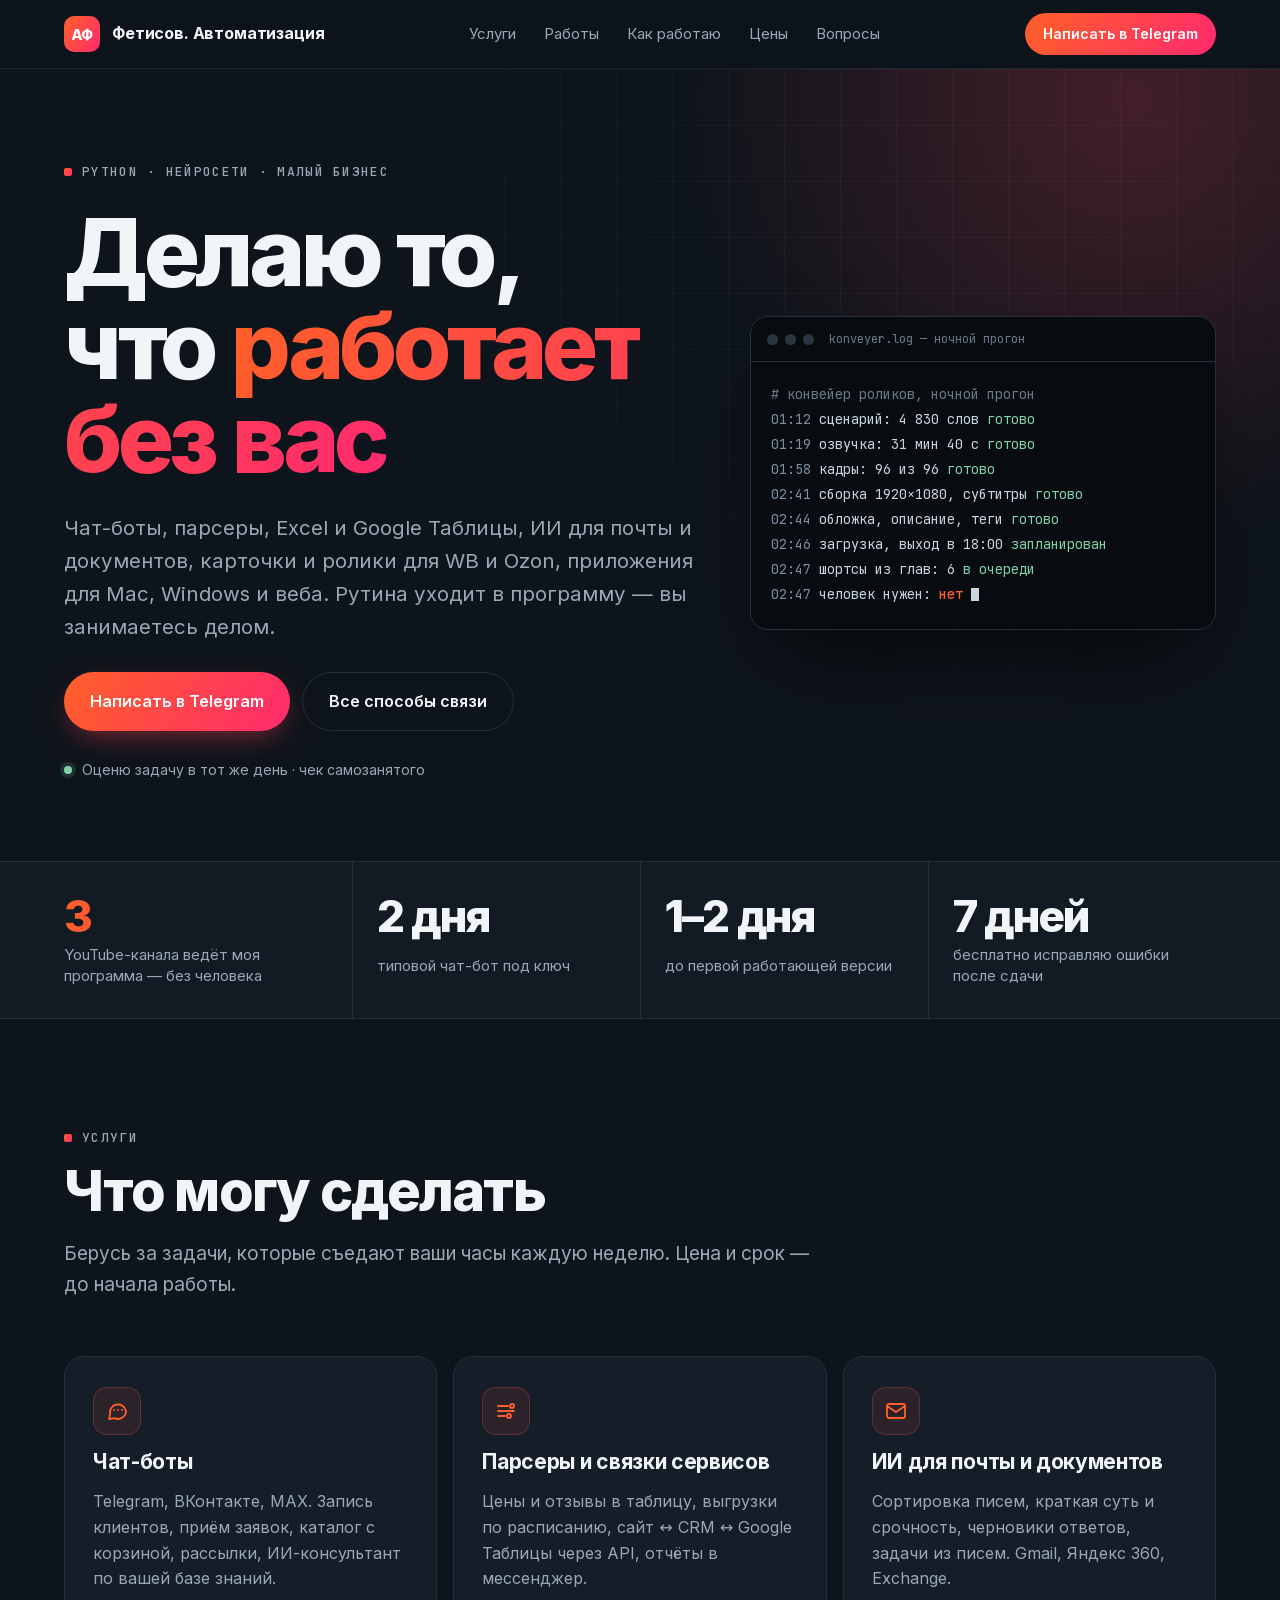
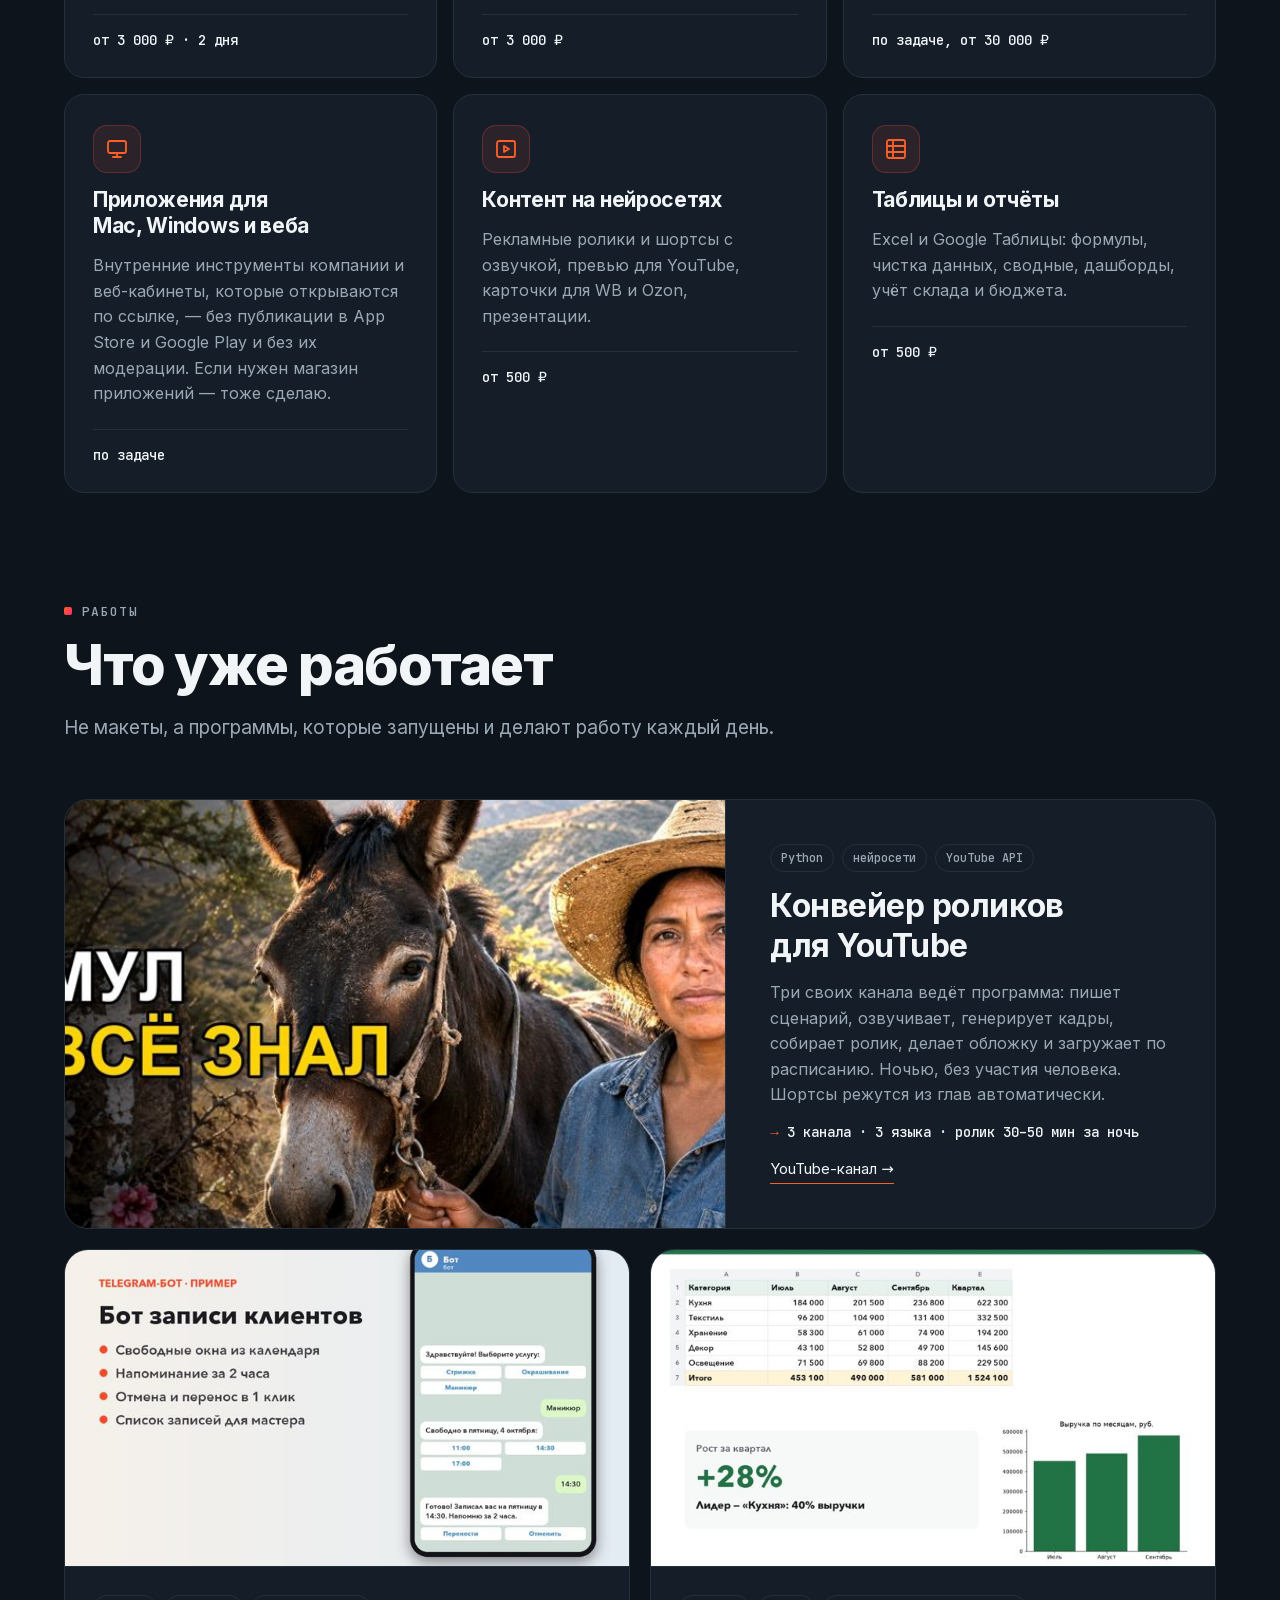
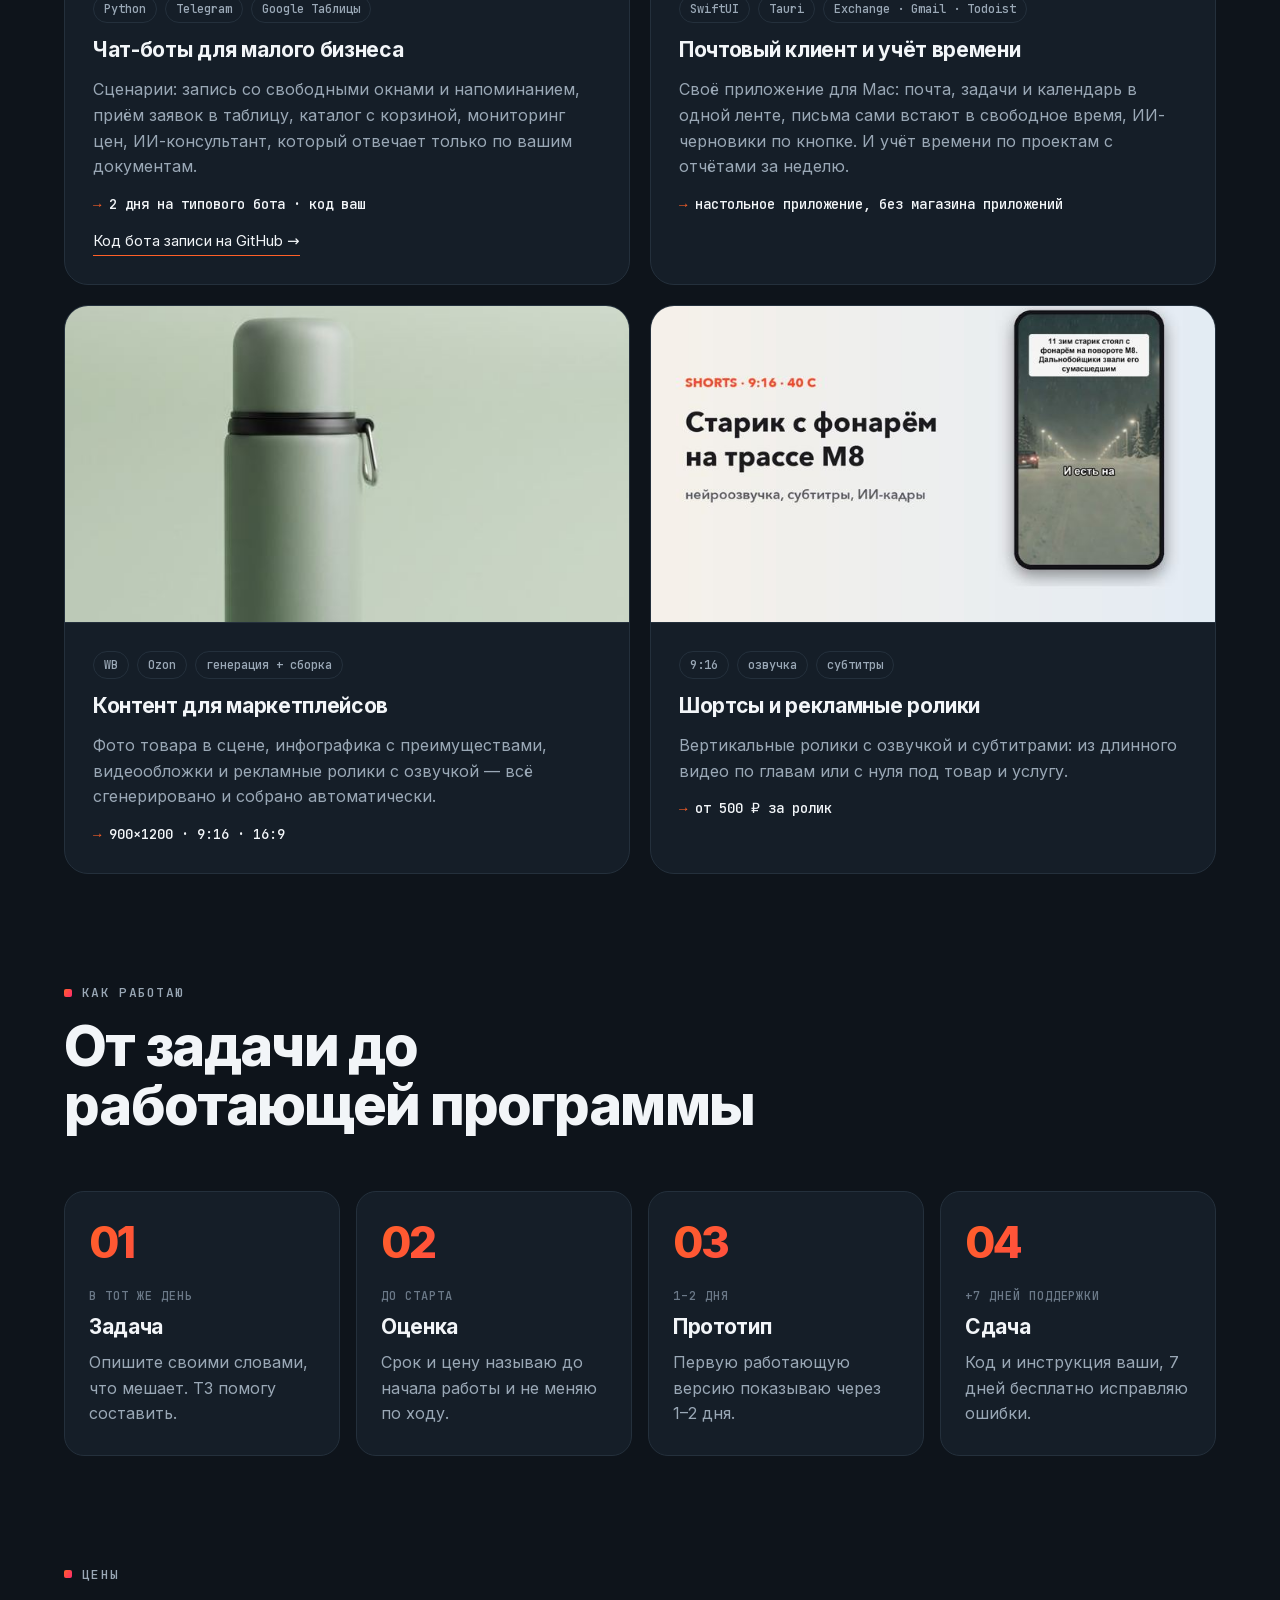
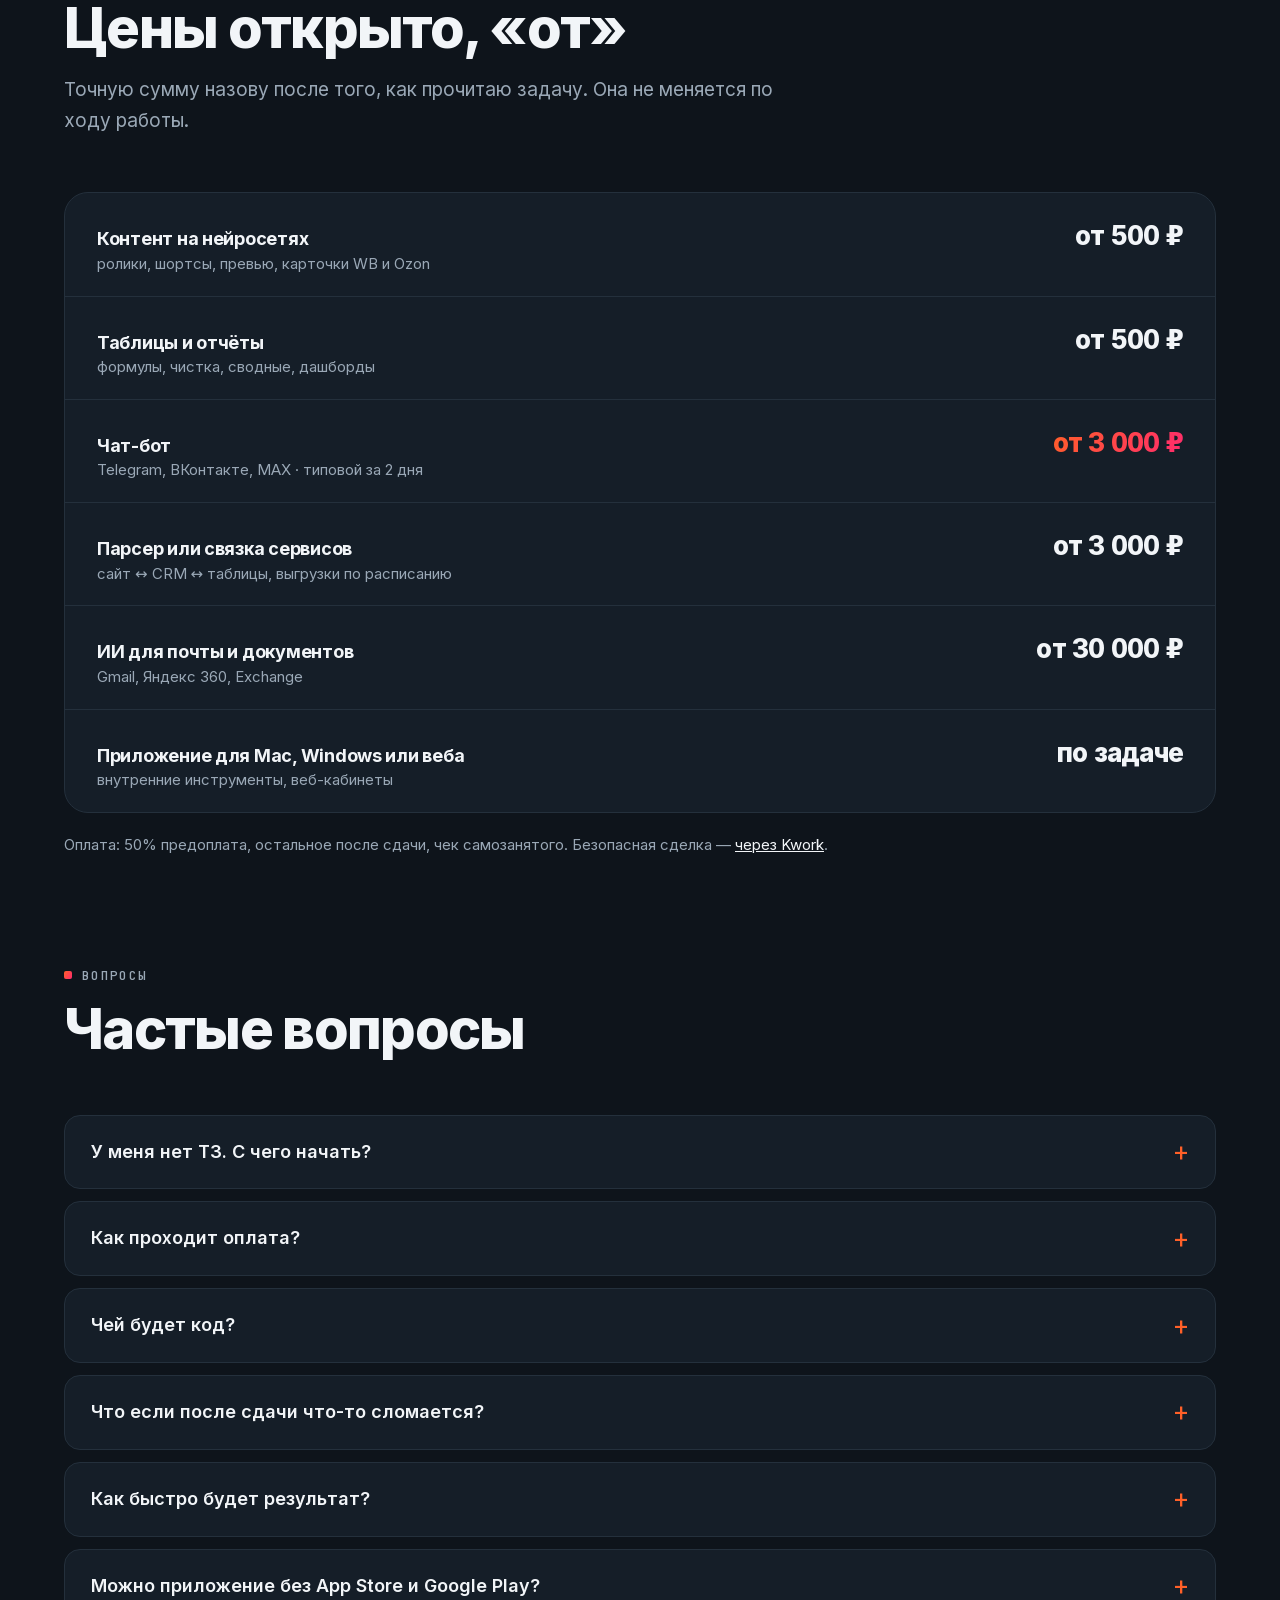
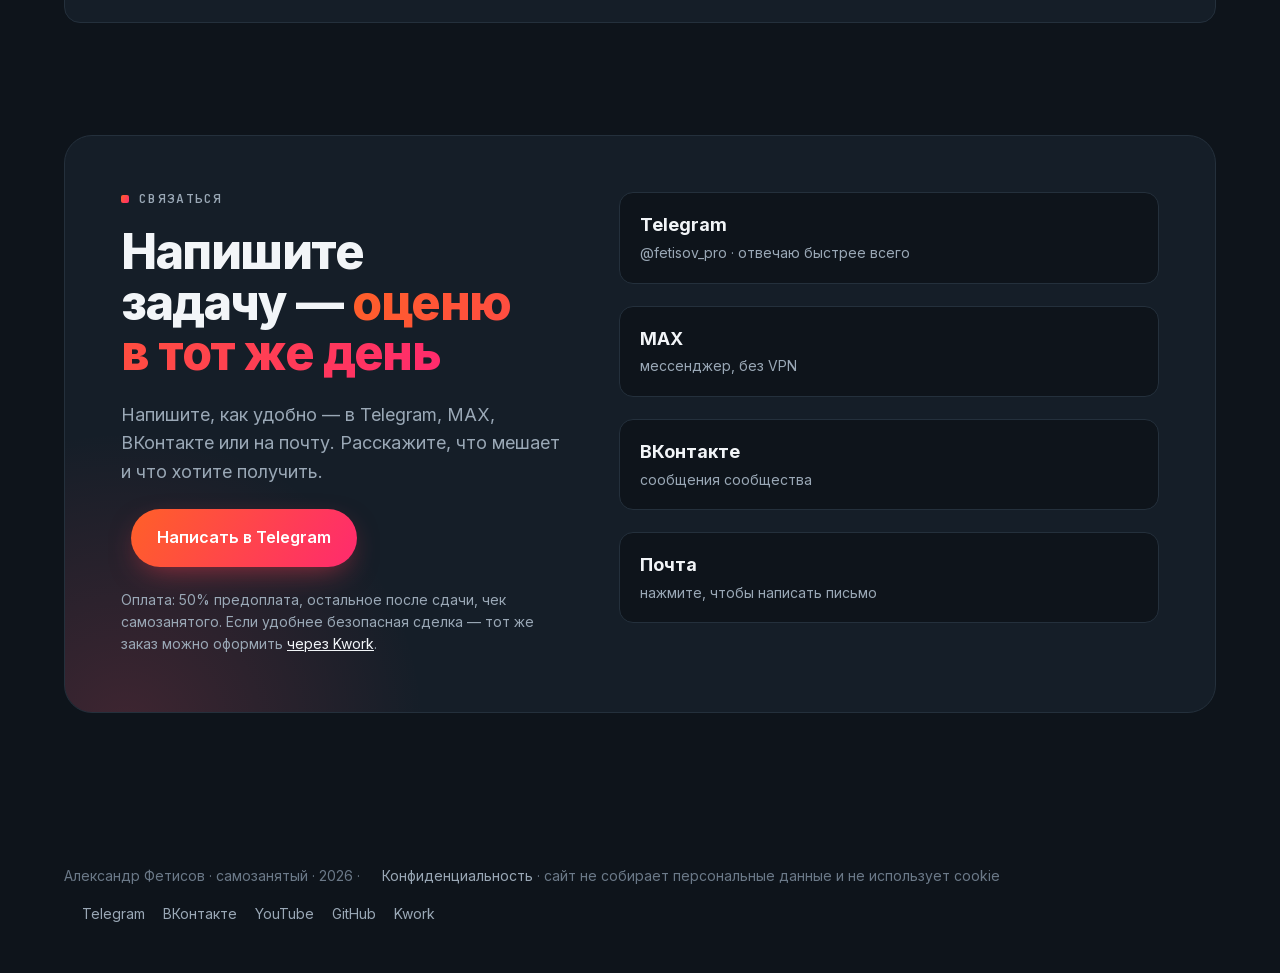
<file: index.html>
<!doctype html>
<html lang="ru">
<head>
<meta charset="utf-8">
<meta name="viewport" content="width=device-width, initial-scale=1">
<title>Фетисов. Автоматизация</title>
<meta name="description" content="Чат-боты, парсеры, ИИ для почты и документов, приложения для Mac и Windows, контент на нейросетях. Делаю то, что работает без вас.">
<meta name="theme-color" content="#0e141b">
<link rel="canonical" href="https://agfetisov.ru/">
<meta property="og:type" content="website">
<meta property="og:locale" content="ru_RU">
<meta property="og:url" content="https://agfetisov.ru/">
<meta property="og:site_name" content="Фетисов. Автоматизация">
<meta property="og:title" content="Фетисов. Автоматизация — делаю то, что работает без вас">
<meta property="og:description" content="Чат-боты, парсеры, ИИ для почты и документов, приложения для Mac и Windows, контент на нейросетях. Цены от 500 ₽, типовой бот — 2 дня.">
<meta property="og:image" content="https://agfetisov.ru/img/youtube.jpg">
<script type="application/ld+json">
{"@context":"https://schema.org","@type":"ProfessionalService","name":"Фетисов. Автоматизация","url":"https://agfetisov.ru/","image":"https://agfetisov.ru/img/youtube.jpg","description":"Автоматизация на Python и нейросетях для малого бизнеса: чат-боты, парсеры, таблицы, ИИ для почты и документов, приложения, контент для маркетплейсов.","priceRange":"от 500 ₽","areaServed":"RU","founder":{"@type":"Person","name":"Александр Фетисов"},"sameAs":["https://t.me/fetisov_pro","https://github.com/flexndr","https://www.youtube.com/@agfetisov","https://kwork.ru/user/agfetisov"]}
</script>
<link rel="stylesheet" href="/fonts/fonts.css">
<style>
:root {
  --bg: #0e141b; --bg2: #121a23; --card: #151e28; --card2: #1a2531; --ink: #f2f5f8; --muted: #9aa8b6; --dim: #6b7988; --line: #24303c;
  --a1: #ff6028; --a2: #ff2a6e; --grad: linear-gradient(120deg, #ff6028, #ff2a6e); --ok: #7fd1a8;
  --f: 'Inter', system-ui, -apple-system, 'Segoe UI', sans-serif; --mono: 'JetBrains Mono', ui-monospace, Menlo, monospace;
  color-scheme: dark;
}
* { box-sizing: border-box }
html { scroll-behavior: smooth; scroll-padding-top: 80px }
body { margin: 0; background: var(--bg); color: var(--ink); font: 17px/1.6 var(--f); -webkit-font-smoothing: antialiased; overflow-x: hidden }
.wrap { max-width: 1200px; margin: 0 auto; padding-inline: 24px }
h1, h2, h3 { margin: 0; letter-spacing: -0.03em; line-height: 1.05; text-wrap: balance }
h2 { font-size: clamp(32px, 5vw, 56px); font-weight: 800 }
h3 { font-size: 21px; font-weight: 700; letter-spacing: -0.015em; line-height: 1.25 }
p { margin: 0 }
a { color: inherit }
.grad { background: var(--grad); -webkit-background-clip: text; background-clip: text; color: transparent }
.metka { display: inline-flex; align-items: center; gap: 10px; font: 500 13px/1 var(--mono); letter-spacing: .1em; text-transform: uppercase; color: var(--muted) }
.metka::before { content: ""; width: 8px; height: 8px; border-radius: 2px; background: var(--grad) }
section { padding-block: 112px }
.sh { display: grid; gap: 18px; margin-bottom: 56px; max-width: 760px }
.sh p { color: var(--muted); font-size: 19px }

.knopka { display: inline-flex; align-items: center; gap: 10px; padding: 16px 26px; border-radius: 999px; background: var(--grad); color: #fff; text-decoration: none; font-weight: 600; font-size: 16px; border: 0; cursor: pointer; box-shadow: 0 10px 30px -10px rgba(255, 60, 80, .6); transition: transform .2s, box-shadow .2s }
.knopka:hover { transform: translateY(-2px); box-shadow: 0 16px 40px -12px rgba(255, 60, 80, .75) }
.knopka.vtor { background: transparent; border: 1px solid var(--line); box-shadow: none; color: var(--ink) }
.knopka.vtor:hover { border-color: var(--muted) }
.knopka:disabled { opacity: .6; cursor: default; transform: none }
a:focus-visible, .knopka:focus-visible, summary:focus-visible { outline: 3px solid var(--a1); outline-offset: 3px }

/* шапка */
.shapka { position: sticky; top: 0; z-index: 10; background: rgba(14, 20, 27, .78); backdrop-filter: blur(14px); -webkit-backdrop-filter: blur(14px); border-bottom: 1px solid rgba(36, 48, 60, .6) }
.shapka .wrap { display: flex; align-items: center; justify-content: space-between; gap: 20px; height: 68px }
.logo { display: flex; align-items: center; gap: 12px; text-decoration: none; font-weight: 700; font-size: 16px; letter-spacing: -0.01em }
.logo i { display: grid; place-items: center; width: 36px; height: 36px; border-radius: 10px; background: var(--grad); font: 800 14px var(--f); font-style: normal; color: #fff }
.shapka nav { display: flex; gap: 28px; font-size: 15px }
.shapka nav a { color: var(--muted); text-decoration: none }
.shapka nav a:hover { color: var(--ink) }
.shapka .knopka { padding: 10px 18px; font-size: 14px; box-shadow: none }

/* герой */
.geroy { position: relative; padding-block: 96px 80px; overflow: hidden }
.geroy::before { content: ""; position: absolute; width: 900px; height: 900px; right: -300px; top: -420px; background: radial-gradient(closest-side, rgba(255, 70, 90, .22), transparent); pointer-events: none }
.geroy::after { content: ""; position: absolute; inset: 0; background-image: linear-gradient(rgba(255,255,255,.035) 1px, transparent 1px), linear-gradient(90deg, rgba(255,255,255,.035) 1px, transparent 1px); background-size: 56px 56px; mask-image: radial-gradient(ellipse at 70% 20%, #000 10%, transparent 65%); -webkit-mask-image: radial-gradient(ellipse at 70% 20%, #000 10%, transparent 65%); pointer-events: none }
.geroy .wrap { position: relative; z-index: 1; display: grid; grid-template-columns: 1.15fr .85fr; gap: 56px; align-items: center }
.geroy .tekst { display: grid; gap: 28px; min-width: 0 }
.geroy h1 { font-size: clamp(44px, 7.4vw, 96px); font-weight: 800; letter-spacing: -0.045em; line-height: .98 }
.geroy .podzag { font-size: clamp(18px, 1.6vw, 21px); color: var(--muted); max-width: 34em }
.knopki { display: flex; gap: 12px; flex-wrap: wrap }
.status { display: inline-flex; align-items: center; gap: 10px; font-size: 14px; color: var(--muted) }
.status b { width: 8px; height: 8px; border-radius: 50%; background: var(--ok); box-shadow: 0 0 0 4px rgba(127, 209, 168, .15) }

.log { margin: 0; background: #080c11; border: 1px solid var(--line); border-radius: 18px; overflow: hidden; min-width: 0; box-shadow: 0 40px 80px -30px rgba(0,0,0,.7) }
.log .bar { display: flex; gap: 7px; align-items: center; padding: 14px 16px; border-bottom: 1px solid var(--line); font: 12px var(--mono); color: var(--dim) }
.log .bar i { width: 11px; height: 11px; border-radius: 50%; background: #2a3541 }
.log .bar span { margin-left: 8px }
.log pre { margin: 0; padding: 20px 20px 22px; font: 13.5px/1.85 var(--mono); color: #c9d4de; overflow-x: auto }
.log .z { color: var(--dim) }
.log .ok { color: var(--ok) }
.log .t { color: #7c8fa2 }
.log .s { color: var(--a1); font-weight: 500 }
.log .kursor { display: inline-block; width: 8px; height: 1em; background: #c9d4de; vertical-align: -2px; animation: mig 1.1s steps(2) infinite }
@keyframes mig { 50% { opacity: 0 } }

/* полоса фактов */
.fakty { border-block: 1px solid var(--line); background: var(--bg2) }
.fakty .wrap { display: grid; grid-template-columns: repeat(4, minmax(0, 1fr)) }
.fakt { padding: 32px 24px; display: grid; gap: 6px; border-left: 1px solid var(--line) }
.fakt:first-child { border-left: 0; padding-left: 0 }
.fakt b { font-size: clamp(32px, 3.6vw, 44px); font-weight: 800; letter-spacing: -0.04em; line-height: 1 }
.fakt span { color: var(--muted); font-size: 15px; line-height: 1.4 }

/* услуги */
.uslugi { display: grid; grid-template-columns: repeat(3, minmax(0, 1fr)); gap: 16px }
.usluga { position: relative; background: var(--card); border: 1px solid var(--line); border-radius: 20px; padding: 30px 28px 28px; display: grid; gap: 14px; align-content: start; transition: border-color .25s, transform .25s }
.usluga:hover { border-color: #3a4756; transform: translateY(-3px) }
.usluga .ik { width: 48px; height: 48px; border-radius: 14px; display: grid; place-items: center; background: rgba(255, 80, 70, .1); border: 1px solid rgba(255, 80, 70, .25); color: var(--a1) }
.usluga .ik svg { width: 24px; height: 24px }
.usluga p { color: var(--muted); font-size: 16px }
.usluga .cena { margin-top: 8px; padding-top: 16px; border-top: 1px solid var(--line); font: 500 14px var(--mono); color: var(--ink); font-variant-numeric: tabular-nums }

/* кейсы */
.keysy { display: grid; grid-template-columns: repeat(2, minmax(0, 1fr)); gap: 20px }
.keys { background: var(--card); border: 1px solid var(--line); border-radius: 24px; overflow: hidden; display: grid; grid-template-rows: auto 1fr }
.keys .kartinka { aspect-ratio: 16 / 9; overflow: hidden; background: #0a0f14; border-bottom: 1px solid var(--line) }
.keys img { width: 100%; height: 100%; object-fit: cover; display: block; transition: transform .5s }
.keys:hover img { transform: scale(1.03) }
.keys .telo { padding: 28px; display: grid; gap: 14px; align-content: start }
.keys p { color: var(--muted); font-size: 16px }
.keys .cifra { font: 500 14px/1.5 var(--mono); color: var(--ink) }
.keys .cifra::before { content: "→ "; color: var(--a1) }
.tegi { display: flex; flex-wrap: wrap; gap: 8px }
.tegi span { font: 500 12px/1 var(--mono); color: var(--muted); padding: 7px 10px; border: 1px solid var(--line); border-radius: 999px }
.keys.glav { grid-column: 1 / -1; grid-template-columns: 1.15fr .85fr; grid-template-rows: auto }
.keys.glav .kartinka { aspect-ratio: auto; min-height: 100%; border-bottom: 0; border-right: 1px solid var(--line) }
.keys.glav .telo { padding: 44px; align-content: center }
.keys.glav h3 { font-size: clamp(24px, 2.6vw, 32px) }
.ssylki { display: flex; gap: 18px; flex-wrap: wrap; font-size: 15px }
.ssylki a { color: var(--ink); text-decoration: none; border-bottom: 1px solid var(--a1); padding-bottom: 2px }
.ssylki a:hover { color: var(--a1) }

/* процесс */
.shagi { list-style: none; margin: 0; padding: 0; display: grid; grid-template-columns: repeat(4, minmax(0, 1fr)); gap: 16px; counter-reset: s }
.shagi li { counter-increment: s; position: relative; background: var(--card); border: 1px solid var(--line); border-radius: 20px; padding: 28px 24px; display: grid; gap: 10px; align-content: start }
.shagi li::before { content: "0" counter(s); font: 800 44px/1 var(--f); letter-spacing: -0.04em; background: var(--grad); -webkit-background-clip: text; background-clip: text; color: transparent; margin-bottom: 14px }
.shagi .srok { font: 500 12px var(--mono); color: var(--dim); text-transform: uppercase; letter-spacing: .08em }
.shagi p { color: var(--muted); font-size: 16px }

/* цены */
.ceny { background: var(--card); border: 1px solid var(--line); border-radius: 24px; overflow: hidden }
.stroka { display: grid; grid-template-columns: 1fr auto; gap: 24px; align-items: baseline; padding: 22px 32px; border-top: 1px solid var(--line) }
.stroka:first-child { border-top: 0 }
.stroka h3 { font-size: 18px }
.stroka small { display: block; color: var(--muted); font-size: 15px; font-weight: 400; letter-spacing: 0; margin-top: 4px }
.stroka b { font-size: clamp(20px, 2.2vw, 26px); font-weight: 800; letter-spacing: -0.03em; white-space: nowrap; font-variant-numeric: tabular-nums }
.pod-cenami { margin-top: 20px; color: var(--muted); font-size: 15px }
.pod-cenami a { color: var(--ink) }

/* FAQ */
.faq { display: grid; gap: 12px }
.faq details { background: var(--card); border: 1px solid var(--line); border-radius: 16px; padding: 0 26px }
.faq summary { list-style: none; cursor: pointer; padding: 22px 0; font-weight: 600; font-size: 18px; display: flex; justify-content: space-between; gap: 16px; align-items: center }
.faq summary::-webkit-details-marker { display: none }
.faq summary::after { content: "+"; font-size: 26px; font-weight: 400; color: var(--a1); line-height: 1; transition: transform .2s }
.faq details[open] summary::after { transform: rotate(45deg) }
.faq details p { color: var(--muted); padding-bottom: 22px; font-size: 16px }
.faq a { color: var(--ink) }

/* связь */
.svyaz { position: relative; background: var(--card); border: 1px solid var(--line); border-radius: 28px; padding: 56px; display: grid; grid-template-columns: .9fr 1.1fr; gap: 56px; overflow: hidden }
.svyaz::before { content: ""; position: absolute; width: 600px; height: 600px; left: -240px; bottom: -320px; background: radial-gradient(closest-side, rgba(255, 70, 90, .18), transparent); pointer-events: none }
.svyaz > div { position: relative; display: grid; gap: 22px; align-content: start; min-width: 0 }
.svyaz h2 { font-size: clamp(30px, 4vw, 48px) }
.svyaz .lid { color: var(--muted); font-size: 18px }
.svyaz .knopka { margin-left: 10px; justify-self: start }
.svyaz .lid b { color: var(--ink) }
.kanaly { position: relative; display: grid; gap: 12px; align-content: start; min-width: 0 }
.kanal { display: grid; gap: 2px; padding: 18px 20px; background: var(--bg); border: 1px solid var(--line); border-radius: 14px; color: var(--ink); text-decoration: none; transition: border-color .15s }
.kanal:hover { border-color: var(--a1) }
.kanal b { font-size: 18px } .kanal span { color: var(--muted); font-size: 14px }
.lovushka { position: absolute; left: -9999px; width: 1px; height: 1px }
.f-status { font-size: 15px; min-height: 1.4em }
.melko { font-size: 14px; color: var(--muted) }
.melko a { color: var(--ink) }

footer { padding-block: 40px 48px; color: var(--dim); font-size: 14px }
footer .wrap { display: flex; justify-content: space-between; gap: 16px; flex-wrap: wrap }
footer a { color: var(--muted); text-decoration: none; margin-left: 18px }
footer a:hover { color: var(--ink) }

@media (max-width: 1000px) {
  .shapka nav { display: none }
  .geroy .wrap { grid-template-columns: 1fr }
  .uslugi { grid-template-columns: repeat(2, minmax(0, 1fr)) }
  .shagi { grid-template-columns: repeat(2, minmax(0, 1fr)) }
  .keys.glav { grid-template-columns: 1fr }
  .keys.glav .kartinka { aspect-ratio: 16 / 9; border-right: 0; border-bottom: 1px solid var(--line) }
  .keys.glav .telo { padding: 28px }
  .svyaz { grid-template-columns: 1fr; gap: 36px }
}
@media (max-width: 680px) {
  .wrap { padding-inline: 16px }
  section { padding-block: 72px }
  .sh { margin-bottom: 36px }
  .geroy { padding-block: 56px 56px }
  .shapka .logo span { display: none }
  .fakty .wrap { grid-template-columns: repeat(2, minmax(0, 1fr)) }
  .fakt { padding: 22px 0 22px 16px }
  .fakt:nth-child(odd) { border-left: 0; padding-left: 0 }
  .fakt:nth-child(n+3) { border-top: 1px solid var(--line) }
  .uslugi, .keysy, .shagi { grid-template-columns: 1fr }
  .stroka { padding: 18px 20px; grid-template-columns: 1fr }
  .svyaz { padding: 32px 20px; border-radius: 22px }
  .faq details { padding: 0 18px }
  .log pre { font-size: 12px }
  footer a { margin: 0 18px 0 0 }
}
@media (prefers-reduced-motion: reduce) { .log .kursor { animation: none } * { transition: none !important } html { scroll-behavior: auto } }
</style>

<link rel="icon" href="/favicon.ico" sizes="any">
<link rel="icon" type="image/png" href="/icon-192.png">
<link rel="apple-touch-icon" href="/apple-touch-icon.png">
</head>
<body>
<!-- ПРЕВЬЮ: картинки идут из img/. При выкладке заменить "img/" на "img/". -->
<header class="shapka">
  <div class="wrap">
    <a class="logo" href="#"><i>АФ</i><span>Фетисов. Автоматизация</span></a>
    <nav><a href="#uslugi">Услуги</a><a href="#keysy">Работы</a><a href="#kak">Как работаю</a><a href="#ceny">Цены</a><a href="#faq">Вопросы</a></nav>
    <a class="knopka" href="https://t.me/fetisov_pro">Написать в Telegram</a>
  </div>
</header>

<main>
<section class="geroy">
  <div class="wrap">
    <div class="tekst">
      <span class="metka">Python · нейросети · малый бизнес</span>
      <h1>Делаю то, что <span class="grad">работает без вас</span></h1>
      <p class="podzag">Чат-боты, парсеры, Excel и Google Таблицы, ИИ для почты и документов, карточки и ролики для WB и Ozon, приложения для Mac, Windows и веба. Рутина уходит в программу — вы занимаетесь делом.</p>
      <div class="knopki"><a class="knopka" href="https://t.me/fetisov_pro">Написать в Telegram</a><a class="knopka vtor" href="#svyaz">Все способы связи</a></div>
      <span class="status"><b></b>Оценю задачу в тот же день · чек самозанятого</span>
    </div>
    <figure class="log" aria-label="Пример журнала ночного конвейера">
      <div class="bar" aria-hidden="true"><i></i><i></i><i></i><span>konveyer.log — ночной прогон</span></div>
<pre><span class="z"># конвейер роликов, ночной прогон</span>
<span class="t">01:12</span> сценарий: 4 830 слов <span class="ok">готово</span>
<span class="t">01:19</span> озвучка: 31 мин 40 с <span class="ok">готово</span>
<span class="t">01:58</span> кадры: 96 из 96 <span class="ok">готово</span>
<span class="t">02:41</span> сборка 1920×1080, субтитры <span class="ok">готово</span>
<span class="t">02:44</span> обложка, описание, теги <span class="ok">готово</span>
<span class="t">02:46</span> загрузка, выход в 18:00 <span class="ok">запланирован</span>
<span class="t">02:47</span> шортсы из глав: 6 <span class="ok">в очереди</span>
<span class="t">02:47</span> человек нужен: <span class="s">нет</span> <span class="kursor"></span></pre>
    </figure>
  </div>
</section>

<div class="fakty">
  <div class="wrap">
    <div class="fakt"><b class="grad">3</b><span>YouTube-канала ведёт моя программа — без человека</span></div>
    <div class="fakt"><b>2 дня</b><span>типовой чат-бот под ключ</span></div>
    <div class="fakt"><b>1–2 дня</b><span>до первой работающей версии</span></div>
    <div class="fakt"><b>7 дней</b><span>бесплатно исправляю ошибки после сдачи</span></div>
  </div>
</div>

<section id="uslugi">
  <div class="wrap">
    <div class="sh"><span class="metka">Услуги</span><h2>Что могу сделать</h2><p>Берусь за задачи, которые съедают ваши часы каждую неделю. Цена и срок — до начала работы.</p></div>
    <div class="uslugi">
      <article class="usluga"><span class="ik"><svg viewBox="0 0 24 24" fill="none" stroke="currentColor" stroke-width="1.8" stroke-linecap="round" stroke-linejoin="round"><path d="M21 12a8 8 0 0 1-11.6 7.1L4 20l1-4.6A8 8 0 1 1 21 12z"/><path d="M9 11h.01M13 11h.01M17 11h.01"/></svg></span><h3>Чат-боты</h3><p>Telegram, ВКонтакте, MAX. Запись клиентов, приём заявок, каталог с корзиной, рассылки, ИИ-консультант по вашей базе знаний.</p><span class="cena">от 3 000 ₽ · 2 дня</span></article>
      <article class="usluga"><span class="ik"><svg viewBox="0 0 24 24" fill="none" stroke="currentColor" stroke-width="1.8" stroke-linecap="round" stroke-linejoin="round"><path d="M4 7h10M4 12h16M4 17h7"/><circle cx="18" cy="7" r="2"/><circle cx="15" cy="17" r="2"/></svg></span><h3>Парсеры и связки сервисов</h3><p>Цены и отзывы в таблицу, выгрузки по расписанию, сайт ↔ CRM ↔ Google Таблицы через API, отчёты в мессенджер.</p><span class="cena">от 3 000 ₽</span></article>
      <article class="usluga"><span class="ik"><svg viewBox="0 0 24 24" fill="none" stroke="currentColor" stroke-width="1.8" stroke-linecap="round" stroke-linejoin="round"><rect x="3" y="5" width="18" height="14" rx="2"/><path d="m3 7 9 6 9-6"/></svg></span><h3>ИИ для почты и документов</h3><p>Сортировка писем, краткая суть и срочность, черновики ответов, задачи из писем. Gmail, Яндекс 360, Exchange.</p><span class="cena">по задаче, от 30 000 ₽</span></article>
      <article class="usluga"><span class="ik"><svg viewBox="0 0 24 24" fill="none" stroke="currentColor" stroke-width="1.8" stroke-linecap="round" stroke-linejoin="round"><rect x="3" y="4" width="18" height="12" rx="2"/><path d="M8 20h8M12 16v4"/></svg></span><h3>Приложения для Mac, Windows и веба</h3><p>Внутренние инструменты компании и веб-кабинеты, которые открываются по ссылке, — без публикации в App Store и Google Play и без их модерации. Если нужен магазин приложений — тоже сделаю.</p><span class="cena">по задаче</span></article>
      <article class="usluga"><span class="ik"><svg viewBox="0 0 24 24" fill="none" stroke="currentColor" stroke-width="1.8" stroke-linecap="round" stroke-linejoin="round"><rect x="3" y="4" width="18" height="16" rx="2"/><path d="m10 9 5 3-5 3z"/></svg></span><h3>Контент на нейросетях</h3><p>Рекламные ролики и шортсы с озвучкой, превью для YouTube, карточки для WB и Ozon, презентации.</p><span class="cena">от 500 ₽</span></article>
      <article class="usluga"><span class="ik"><svg viewBox="0 0 24 24" fill="none" stroke="currentColor" stroke-width="1.8" stroke-linecap="round" stroke-linejoin="round"><rect x="3" y="3" width="18" height="18" rx="2"/><path d="M3 9h18M3 15h18M9 3v18"/></svg></span><h3>Таблицы и отчёты</h3><p>Excel и Google Таблицы: формулы, чистка данных, сводные, дашборды, учёт склада и бюджета.</p><span class="cena">от 500 ₽</span></article>
    </div>
  </div>
</section>

<section id="keysy" style="padding-top:0">
  <div class="wrap">
    <div class="sh"><span class="metka">Работы</span><h2>Что уже работает</h2><p>Не макеты, а программы, которые запущены и делают работу каждый день.</p></div>
    <div class="keysy">
      <article class="keys glav">
        <div class="kartinka"><img src="img/youtube.jpg" alt="Превью ролика с ИИ-кадром и крупной надписью" loading="lazy"></div>
        <div class="telo">
          <div class="tegi"><span>Python</span><span>нейросети</span><span>YouTube API</span></div>
          <h3>Конвейер роликов для YouTube</h3>
          <p>Три своих канала ведёт программа: пишет сценарий, озвучивает, генерирует кадры, собирает ролик, делает обложку и загружает по расписанию. Ночью, без участия человека. Шортсы режутся из глав автоматически.</p>
          <span class="cifra">3 канала · 3 языка · ролик 30–50 мин за ночь</span>
          <div class="ssylki"><a href="https://www.youtube.com/@agfetisov">YouTube-канал →</a></div>
        </div>
      </article>
      <article class="keys">
        <div class="kartinka"><img src="img/bot.jpg" alt="Экран чат-бота записи клиентов" loading="lazy"></div>
        <div class="telo">
          <div class="tegi"><span>Python</span><span>Telegram</span><span>Google Таблицы</span></div>
          <h3>Чат-боты для малого бизнеса</h3>
          <p>Сценарии: запись со свободными окнами и напоминанием, приём заявок в таблицу, каталог с корзиной, мониторинг цен, ИИ-консультант, который отвечает только по вашим документам.</p>
          <span class="cifra">2 дня на типового бота · код ваш</span>
          <div class="ssylki"><a href="https://github.com/flexndr/bot-zapis">Код бота записи на GitHub →</a></div>
        </div>
      </article>
      <article class="keys">
        <div class="kartinka"><img src="img/tablica.jpg" alt="Отчёт по продажам в таблице с графиком" loading="lazy"></div>
        <div class="telo">
          <div class="tegi"><span>SwiftUI</span><span>Tauri</span><span>Exchange · Gmail · Todoist</span></div>
          <h3>Почтовый клиент и учёт времени</h3>
          <p>Своё приложение для Mac: почта, задачи и календарь в одной ленте, письма сами встают в свободное время, ИИ-черновики по кнопке. И учёт времени по проектам с отчётами за неделю.</p>
          <span class="cifra">настольное приложение, без магазина приложений</span>
        </div>
      </article>
      <article class="keys">
        <div class="kartinka"><img src="img/kartochka.jpg" alt="Карточка товара для маркетплейса с инфографикой" loading="lazy"></div>
        <div class="telo">
          <div class="tegi"><span>WB</span><span>Ozon</span><span>генерация + сборка</span></div>
          <h3>Контент для маркетплейсов</h3>
          <p>Фото товара в сцене, инфографика с преимуществами, видеообложки и рекламные ролики с озвучкой — всё сгенерировано и собрано автоматически.</p>
          <span class="cifra">900×1200 · 9:16 · 16:9</span>
        </div>
      </article>
      <article class="keys">
        <div class="kartinka"><img src="img/shorts.jpg" alt="Кадр вертикального ролика с субтитрами" loading="lazy"></div>
        <div class="telo">
          <div class="tegi"><span>9:16</span><span>озвучка</span><span>субтитры</span></div>
          <h3>Шортсы и рекламные ролики</h3>
          <p>Вертикальные ролики с озвучкой и субтитрами: из длинного видео по главам или с нуля под товар и услугу.</p>
          <span class="cifra">от 500 ₽ за ролик</span>
        </div>
      </article>
    </div>
  </div>
</section>

<section id="kak" style="padding-top:0">
  <div class="wrap">
    <div class="sh"><span class="metka">Как работаю</span><h2>От задачи до работающей программы</h2></div>
    <ol class="shagi">
      <li><span class="srok">в тот же день</span><h3>Задача</h3><p>Опишите своими словами, что мешает. ТЗ помогу составить.</p></li>
      <li><span class="srok">до старта</span><h3>Оценка</h3><p>Срок и цену называю до начала работы и не меняю по ходу.</p></li>
      <li><span class="srok">1–2 дня</span><h3>Прототип</h3><p>Первую работающую версию показываю через 1–2 дня.</p></li>
      <li><span class="srok">+7 дней поддержки</span><h3>Сдача</h3><p>Код и инструкция ваши, 7 дней бесплатно исправляю ошибки.</p></li>
    </ol>
  </div>
</section>

<section id="ceny" style="padding-top:0">
  <div class="wrap">
    <div class="sh"><span class="metka">Цены</span><h2>Цены открыто, «от»</h2><p>Точную сумму назову после того, как прочитаю задачу. Она не меняется по ходу работы.</p></div>
    <div class="ceny">
      <div class="stroka"><h3>Контент на нейросетях<small>ролики, шортсы, превью, карточки WB и Ozon</small></h3><b>от 500 ₽</b></div>
      <div class="stroka"><h3>Таблицы и отчёты<small>формулы, чистка, сводные, дашборды</small></h3><b>от 500 ₽</b></div>
      <div class="stroka"><h3>Чат-бот<small>Telegram, ВКонтакте, MAX · типовой за 2 дня</small></h3><b class="grad">от 3 000 ₽</b></div>
      <div class="stroka"><h3>Парсер или связка сервисов<small>сайт ↔ CRM ↔ таблицы, выгрузки по расписанию</small></h3><b>от 3 000 ₽</b></div>
      <div class="stroka"><h3>ИИ для почты и документов<small>Gmail, Яндекс 360, Exchange</small></h3><b>от 30 000 ₽</b></div>
      <div class="stroka"><h3>Приложение для Mac, Windows или веба<small>внутренние инструменты, веб-кабинеты</small></h3><b>по задаче</b></div>
    </div>
    <p class="pod-cenami">Оплата: 50% предоплата, остальное после сдачи, чек самозанятого. Безопасная сделка — <a href="https://kwork.ru/user/agfetisov">через Kwork</a>.</p>
  </div>
</section>

<section id="faq" style="padding-top:0">
  <div class="wrap">
    <div class="sh"><span class="metka">Вопросы</span><h2>Частые вопросы</h2></div>
    <div class="faq">
      <details><summary>У меня нет ТЗ. С чего начать?</summary><p>Опишите своими словами, что мешает и что хотите получить. Задам пару вопросов и сам составлю ТЗ — вы только подтвердите.</p></details>
      <details><summary>Как проходит оплата?</summary><p>50% предоплата, остальное после сдачи. Выдаю чек самозанятого. Если удобнее безопасная сделка — тот же заказ можно оформить <a href="https://kwork.ru/user/agfetisov">через Kwork</a>.</p></details>
      <details><summary>Чей будет код?</summary><p>Ваш. Передаю код и инструкцию, как запускать. Пример — <a href="https://github.com/flexndr/bot-zapis">бот записи клиентов на GitHub</a>.</p></details>
      <details><summary>Что если после сдачи что-то сломается?</summary><p>7 дней после сдачи исправляю ошибки бесплатно. Доработки после — по договорённости.</p></details>
      <details><summary>Как быстро будет результат?</summary><p>Первую работающую версию показываю через 1–2 дня. Типовой чат-бот — 2 дня под ключ. Срок большой задачи назову при оценке.</p></details>
      <details><summary>Можно приложение без App Store и Google Play?</summary><p>Да. Настольное приложение для Mac и Windows или веб-кабинет по ссылке — без публикации в магазинах и без их модерации. Если нужна публикация в магазине — тоже сделаю.</p></details>
    </div>
  </div>
</section>

<section id="svyaz-blok" style="padding-top:0">
  <div class="wrap">
    <div class="svyaz" id="svyaz">
      <div>
        <span class="metka">Связаться</span>
        <h2>Напишите задачу — <span class="grad">оценю в тот же день</span></h2>
        <p class="lid">Напишите, как удобно — в Telegram, MAX, ВКонтакте или на почту. Расскажите, что мешает и что хотите получить.</p>
        <div class="knopki"><a class="knopka" href="https://t.me/fetisov_pro">Написать в Telegram</a></div>
        <p class="melko">Оплата: 50% предоплата, остальное после сдачи, чек самозанятого. Если удобнее безопасная сделка — тот же заказ можно оформить <a href="https://kwork.ru/user/agfetisov">через Kwork</a>.</p>
      </div>
      <div class="kanaly">
        <a class="kanal" href="https://t.me/fetisov_pro" rel="noopener"><b>Telegram</b><span>@fetisov_pro · отвечаю быстрее всего</span></a>
        <a class="kanal" id="k-max" href="https://max.ru/u/f9LHodD0cOKUVp_WuyXL9coVkPquUos3No2gBYgCkkn2AnJSwYQVtSvpzvE" rel="noopener"><b>MAX</b><span>мессенджер, без VPN</span></a>
        <a class="kanal" href="https://vk.me/agfetisov" rel="noopener"><b>ВКонтакте</b><span>сообщения сообщества</span></a>
        <a class="kanal" id="k-pochta" href="#" data-u="flexndr+rabota" data-d="gmail.com"><b>Почта</b><span>нажмите, чтобы написать письмо</span></a>
      </div>
    </div>
  </div>
</section>
</main>

<footer>
  <div class="wrap">
    <span>Александр Фетисов · самозанятый · 2026 · <a href="/privacy.html">Конфиденциальность</a> · сайт не собирает персональные данные и не использует cookie</span>
    <span><a href="https://t.me/fetisov_pro">Telegram</a><a href="https://vk.ru/agfetisov">ВКонтакте</a><a href="https://www.youtube.com/@agfetisov">YouTube</a><a href="https://github.com/flexndr">GitHub</a><a href="https://kwork.ru/user/agfetisov">Kwork</a></span>
  </div>
</footer>
<script>
// почта собирается только при клике — в коде страницы адреса целиком нет (защита от сборщиков спама)
document.getElementById('k-pochta').addEventListener('click', function (e) {
  e.preventDefault(); var u = this.dataset.u, d = this.dataset.d;
  location.href = 'mai' + 'lto:' + u + String.fromCharCode(64) + d + '?subject=' + encodeURIComponent('Задача с сайта agfetisov.ru');
});
</script>
</body>
</html>
</file>
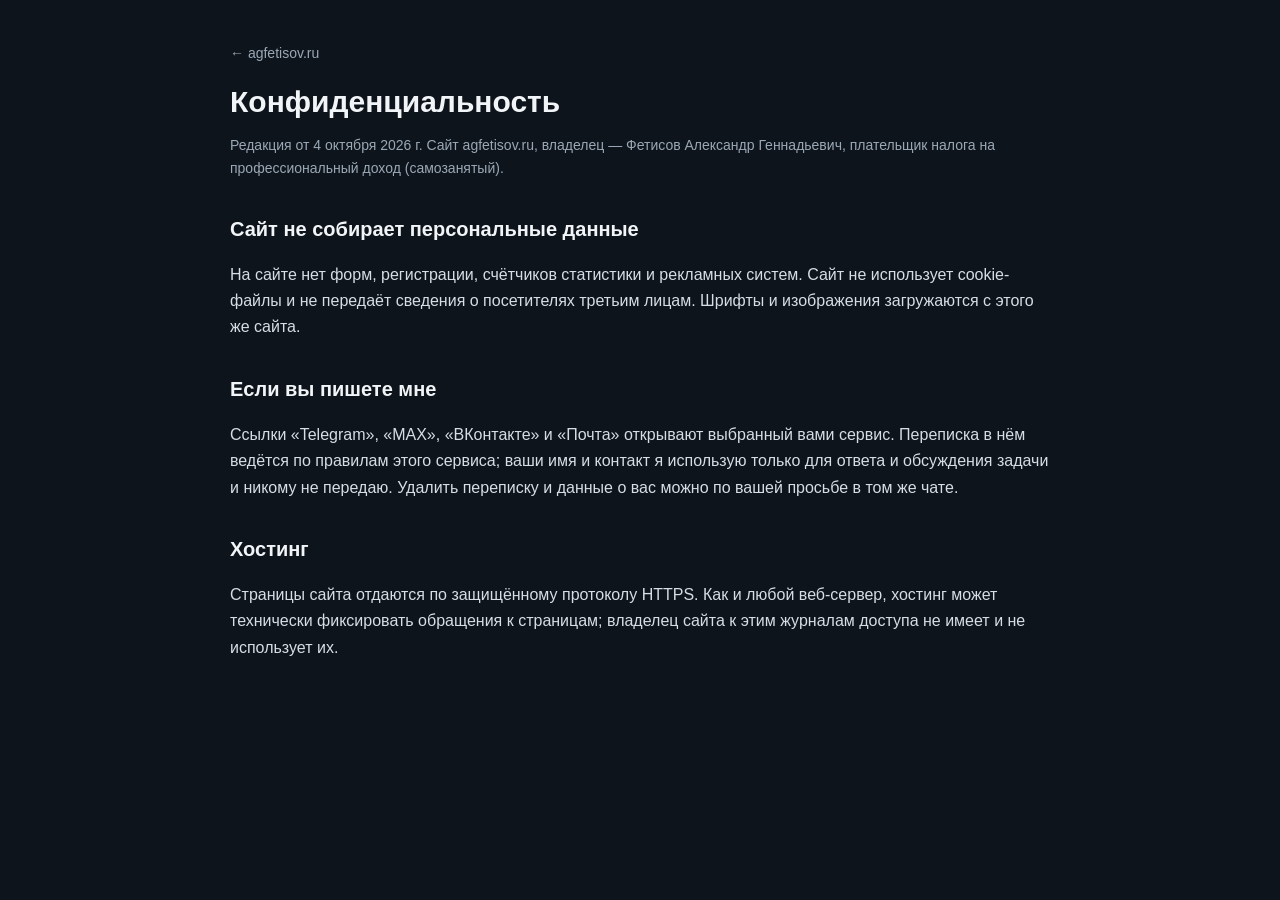
<file: privacy.html>
<!doctype html><html lang="ru"><head><meta charset="utf-8"><meta name="viewport" content="width=device-width,initial-scale=1">
<title>Конфиденциальность — Фетисов. Автоматизация</title><meta name="robots" content="noindex,follow">
<link rel="icon" href="/favicon.ico" sizes="any">
<style>
:root{--bg:#0e141b;--card:#151e28;--ink:#f2f5f8;--muted:#9aa8b6;--line:#24303c;--a1:#ff6028}
body{margin:0;background:var(--bg);color:var(--ink);font:16px/1.65 -apple-system,'Segoe UI',Arial,sans-serif}
.w{max-width:820px;margin:0 auto;padding:40px 20px 80px} a{color:var(--a1)}
h1{font-size:30px;line-height:1.2;margin:18px 0 8px} h2{font-size:20px;margin:32px 0 8px} p,li{color:#d6dde5}
.red{color:var(--muted);font-size:14px} .nazad{color:var(--muted);text-decoration:none;font-size:14px}
table{border-collapse:collapse;width:100%;font-size:15px} td,th{border:1px solid var(--line);padding:8px;text-align:left;vertical-align:top}
</style></head><body><div class="w"><a class="nazad" href="/">← agfetisov.ru</a>
<h1>Конфиденциальность</h1>
<p class="red">Редакция от 4 октября 2026 г. Сайт agfetisov.ru, владелец — Фетисов Александр Геннадьевич, плательщик налога на профессиональный доход (самозанятый).</p>
<h2>Сайт не собирает персональные данные</h2>
<p>На сайте нет форм, регистрации, счётчиков статистики и рекламных систем. Сайт не использует cookie-файлы и не передаёт сведения о посетителях третьим лицам. Шрифты и изображения загружаются с этого же сайта.</p>
<h2>Если вы пишете мне</h2>
<p>Ссылки «Telegram», «MAX», «ВКонтакте» и «Почта» открывают выбранный вами сервис. Переписка в нём ведётся по правилам этого сервиса; ваши имя и контакт я использую только для ответа и обсуждения задачи и никому не передаю. Удалить переписку и данные о вас можно по вашей просьбе в том же чате.</p>
<h2>Хостинг</h2>
<p>Страницы сайта отдаются по защищённому протоколу HTTPS. Как и любой веб-сервер, хостинг может технически фиксировать обращения к страницам; владелец сайта к этим журналам доступа не имеет и не использует их.</p>

</div></body></html>
</file>
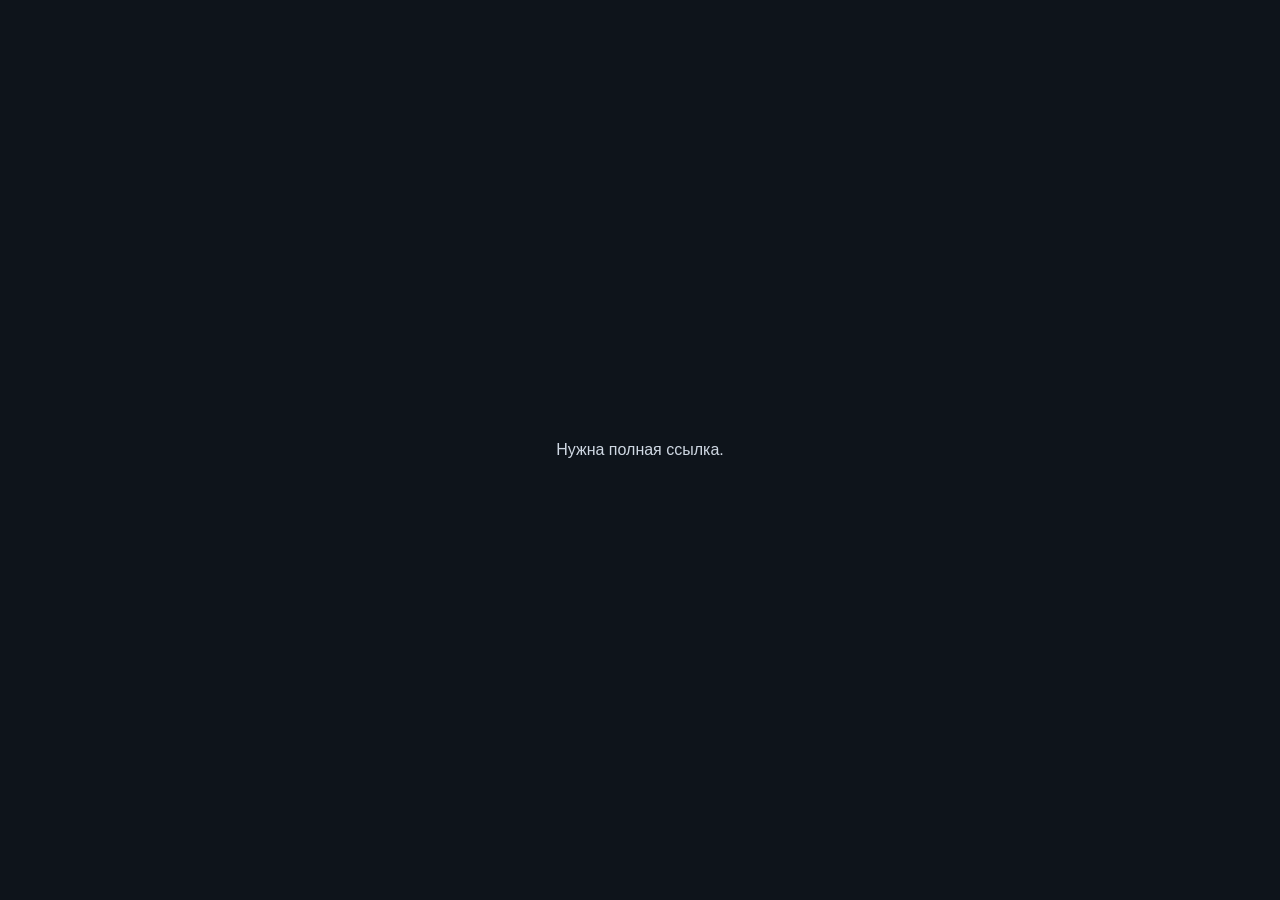
<file: p/1c61bdb5fb1a38b1.html>
<!doctype html><html lang="ru"><head><meta charset="utf-8"><meta name="viewport" content="width=device-width,initial-scale=1">
<meta name="robots" content="noindex,nofollow"><title>Страница</title>
<style>body{font-family:-apple-system,Arial,sans-serif;background:#0e141b;color:#cfd8e3;display:flex;align-items:center;justify-content:center;height:100vh;margin:0}</style>
</head><body><p id="s">Открываю…</p><script>
const D="9MbPffz/xZ7aC/b0fXpgWhU+w73hCGMZ3pafJK/1ROaFFQ9f3Md/K+4O/xKakosgCzSmal/v3oskcnRb9sLdsa8FJiwVxlCAjBW1/meiQ9NLH7f4omNyD1BhbqkoU1x6BJ3+vEaIGxqkRWckK11aiXuKlwNQN0Qc03qcn0zXD9ZjsPhc9W0MMg1q31nKuCPx2y02xCI0xje5IEDHFxenycbH6Lftv4SGb2RXBOxwntlo9TYwyxyLOTdURdAQjSm7jL1tPB+VTlpgELS9Hakmee1J/+hri+7D5Yy4sje55FKfyho1jd9gcvpRNk3kS/eM5fgCvlZ6RjqfhTiZjf6100nR7uz74yyKcERMXtpb1SQZSKMBm0JUyaRacYpWRg5VIMV2AyQy1fjGMDXROGoO7MoV0/rfQWwEnpQ01aIgMHTD6lLHRGSvFT1wi6QoprzOy2CS6iA+utxQYqQeQtZAMKJU/pJqvbb0qnRTdzYC+w0HOJdUSlc4EaN+vVIbtRNgA3IH/41YGL1xpIBgXjXsYFBZfc54KsE9E8G17K09pvDHHYDtsHbvjDZ1LMpz6x+++kNZsDMSkBWO5sqcwHBchCXxOQGMkY1OpsCb9m2e9OZzo63F5vTXkIDN+Q4tnF7iEmTQDOze6i9re/NszaUeCUWtSc/VYapDofMM+QmbkbYlsqR7Oqb4pgB7DkK1GzfLWXwtnF8peb5oWYlQrtLMXnhpeLXrH1JyH1rk/XQhXX3KgLQvv4tlNHhIgXeBe1uPTQz8UWK/9M2mXp5JRR8sh/+mchnyDzd/HLOpbd42ePAP98pJrKqFTNAQPe4Mx8PY4i/1+XsSWI2oDbOEdJ3cLaKjg5iCg5Ti+36XF/lfovKunyugLMHZDbysuLyU4twETpJPO+E2sLN0ggvnNrcGvuYDEScyUiD37u9pXMDGc1nay6mIbqU/nWdg0VHUKv81hV9qosFgZrT1kHadgKijDnPHVyl20ihJJ4TcQo6xK52lmXC7e1q5XnRAqChX4N9FvNWrlyAq2WaZEnALBFJV34GUD9hhxS5MC9pWbv6bLO3v5Jz0koXzbWUbBJLgAGF1WUnXwSlXBYAMg0dnbCJtSRG9latJx8y3wi9KtR6Y4Jo2+zObAV0DjPPM/AL/YIazP0FKQTIfRpVVpJfqn3AyYZ9MRd/n1f2ESCxGUqZlaYXJP1YqDG4JoJXnyGpD1+1CNT3NX71NTnjlU2aJRW4DKWi0/[base64]/COuFn0u8PriglcgP8yOAwaoAlucU+rhE+BUVWAU6NqdMJ/Ma7leV+aN7WfuS/oEAz4iOPufM3XF9SZKb8Es7RGBRwPFdE+EjW8j8WHqqWcdYu6wd3osEyOCygDMQLYyLXgnL8OIkIN4pE0FLVNzpaReoMa1DD8jFPMYX+u5Md61iNW6yaMNAan71Xfsz6ozZxAztXGR/t7d3MtIxvnzvrTmnSEwymY4M1l3iGmu5AVMfwnzNJdXU+dXNwdJ4jkepiTvhx2SVSOHFPChCdqgTmsk3OKviCNw3LzAIxCarY5HcvYFYpF0i6VDsrW9YLWClymB0qM2WS5IN6JkFBnbDrWYv2bIpNi/Wf0BUXCmDJBJzILGG3sMx5SvBzMSKaz60WQpqjFqW+orLymFcdaNpHJW27uRBsBFghPOsuKtE0X96zFuAxZy3EncN2SwOk7PyeYRy8JlDFK+hDwHc5yP74cK7XaQ8PulOQtTCMb8ZKwXknFuxKid/XRL4opdHujmr5hHbi+JO2v4M3NPvr6Tf+8bn0sfYeBLm9D5pjq06+o58T9oZXnK9pxoeEFLUOIWN7cpSWCzUveeQwAnH9O+HE6DEh7o1uJr9QYLwCb3DZtnAuZygdA1puCcHQ5BalA7b1aBqaIQyHXzARjPcV+ZwTqp5cgiXnXOH5hSIByd95zXSPnKrR4G1Q5Zxa/tq+ngwOBx8aQD6y5GsS4KdlxsiqIJ5+yA22fT8GhWZLYe2RGcvUBzPYNzG5BzwqW4SdskwERvl/X3WVCh3AmmDM03sbdse7vM7MtHmaGppzum4KU11brc+cTdCaO73IiSCFNfQ5FDb+LcyZx+fF+rnsaK7JjVpBs3d9YY83FTup8NWgdRESGeASpQbA/t0D3JiXDW5bQckdEbPG1epL/mJTaBsBiYKGYteyAHNCLfcBrpQRYAimiUTZTv+3vcpGDy0zY1MbartE7vMC6U1Q2CFAJBCW5OF7zsQjxHU1q3R9J4FXWv00UsBINa9ZwKCd14FMR5pho4rrORfD4lkWxoEz+fe+bPcOTg400pyoJspwfDYNLoDXbZaMeCwvBGXXABUtxN9WpmFzlZXfcTHLKnjRA6/9I2YbyspKPeYiFU84nX6sNInMy3u66siL+GUwUL13P/JPOaTqdw3uHcRyj7QU9YKxx4XC9NZw+NcgxkN150HHZRAM3lkzn9qp0RjLvJrEveu32zWFWdbMxLwswQ1rySP/EZn01Lsvq9+4yIUE9482MuwAULWT/oY/NMD35jhR/4SdJj6/hxHoW2giFaPsdqPe0OFOcfZ/[base64]/[base64]/P483axmxYmHH46OqQGiVRvRv4Lrtu94GYHZK3UKnmTbbu04HLY+l+JlxWLTZolQVXyUpR434ztbbjWPNu4jWhec+EQdc6qCQtd2StKlyyArzUbCcWHXOa3XL/duJdMIuIsrC19bl+9AzMW6IY1yLgy7lBVMJzQXH0c09FhtPuOeTFH9dssKT7dsvltseZ+Fy64VXufyU0lMM/Rui9gQfM2s06TTME5LH1GeWBcRzkxZZXpkyYRuDEcmNdmm8zyjpGwXpvzQJzxIBaqkFAo8Bj6wBKFG9HIDi22MIIvQZ0zYAXhR6pwXSltrJW+3csV1LvsakEmOaNISgiWckBn4U1f6IVRbgILiTXYkqMEmicf01Q7qlTe1RP9/5ciIEjIQEMM7iSeIj/Hm/Y5v3SONd50RQnBeDCBKKynFkYQLB+05Q6hEQvq2JOyoJNqJj4NVEkSjHoezV8dzwSOZaGomxa0kW2I0nxpuLV5wozzzGzqWRWd2AyLUGfWUnrYMnXrDPukZk/HyFnSoj7CnSOMmc4oVyWjzUdpejwJLuo9zwte9jBFRUhYJ8+v9a73c6DFYDY8yiC97zezktXy+LEXnCIUQRxQK3ithOhITsipUPecS4n0FKS8S/d4X0SdcQiyyL7mwtk5hJUkqM87oLRvovd7hDv2sF5Y+LdwzcSDKbiULd9npWsEfcAJ0JC1XwjlBG6r9zy3YTnNDfArrwQ836IRtSU7+eTroKWcYrbwwqWeVqhGWv2JeNvNVHlX/5Lj+GF9g7ssCIApEq1F7dYwogpO+FJ+YIBwiAL5WUWE7WkO5nzI1oOR/HMRoDfCPaVsOzrhmA0ehQA5Ft7EPTmacmgzghGjzjJmsA/Nz/zqZVtl+5Tg6GC3KUbB7tN2u9+6b2b7Kexo7l/[base64]/t2DYySa2OSCJoEhlEoMxu1fyDLSbKqo4eEoJ/5uMbhQ1xe79l26eDpnTSwysleEBn4REcNwlPpvlwIw+DQfUx/JibZNKYYJw9ZH8+k6pYC5YR1aiS9JlkJ84A929T1PYr+fdBCS6y219NjGLogTFgnN9RU0BxJmbYHf5YS3v0YXJ3lq/upvYJIPlvBXv0aHCVUArkheeqjDyv4UoFqeUM4aaKOeUHON/mQZlskMB906lm/yEOq2cUQxqhPyWf1Gczlai1yPNBZ8WWWqGt+21w35egfDoTFkSszHo/tfSN4fC7OP2UoUAvmh3K4m5RgHsFAJXJUQpPxCr78S1Pc6lVWuN489qaRj4+yPf9aqr+L2xBmMI0Jl6QfKkLLvYDyljM1z0wJ19I8Ry+sd7qNoYS9+81n6HdA4ZGlajU2zzxG5dE8P10P+B6q/haPaQ5E0ZJg75BJa4ktFnmZXZ3Z18PHWD1fbkVd4DxERII9eMbAqiXS9t3TmhVfGEjmGIQ3oI445nALAhSR5nWRy6dA4oqeie7BbVXgnrubhD7d7vSKwVhNtyFzX4HG1CXRC6WKVmqDhfr5M46nGyPu21jtGMkVyLGzWQVLWjgPAkcMbF8hQJG5UadHskRWgFu/tVi0/XX9CaxgtswdK1mEI9v+uN4tWZyOEW9y2UEaIgGICbO2aVQvzxBJHF/6YPUEXBVqE2ZOd/idewWQ2W2wwHlxbtTG3eWHp8BQ5VOYBRbx4F+KkZL2ECXRBhqwk31yADAUFeOCtVbB3HkEN3L0TTUeTenL5Ai4omtbwFcK3N0N2qOegzSDmYSDzAyj70c4b1592inabt2mA3VaJ3NVcSktALdv+v7bqgpn229yzvjY+2rf5v7T6u5YljdJM2zB/HGgfkujem+TFyaCYdTxGOqsQG8sS/POkk3omFtq+BqclkGr+Njwu9yWsWvvfCwT6jywLCRcaasr3mOPCyLIEiM4PCJrPvKrtK1iTO2pZ3aRpmLEg/COURXuEB14isL/0SxLbVFNu23IkxH9njHQHiguq6f4y8D+dSRxKH6CCVOS/Zn1r+sJ+OTkhhv5kBfBedLvi8gEOvUNvzJEs3ghmBUYR/UgKKd0CVk6b2x2GxMj4sHaJTVz5qT82QxMcOvnyC8TnolkFAiKyqCYaBcOdWS459eZMRdlOimuzU9kSOn+nhjW4CFN9/JlP5KQETARQAs9sYiMqJvL0Wu9U2BHdov4ZJ4FWJjnXkKc8d/SsZThtyBCwVZPPdjVOWGh+WbESgijlm8VuwrWYqurz+B6HVw7npB/VrRwCD36GcH4HN1EoXvGKLQv4p+cGfuft1Oa9JIykEBc5MphPOrM8axBDIO+A2L26Y9/B3xHKfxhGX0kLwAEWMlhN2ptkWZuZbE83gbVb8O21dtjg5P/5ZinhZL/TcL+mj6/8l3T/JoZbtdPlm3Ooqu7e2ajvx4FNfNkNbBMO9Gd/GXh7Aa++dPF1QhiOcC7gJHBZvsu8RAzM4sOSqXVLHQXm/M/T/56xUq3CWqGUP2G+Jq6ogV0fDyR7EBJ881rVbHJYwcu/Ur0PuK3aTJjaCDg0xBdt8gk+YiSut4tUUXJltDQDJ2E5ggSEcOlgTHp6W0d7/jVw1vZ3hT24zVOjLxLFyTnjC/IaK+vtQMyNRidno9TV7ScWazEna5P24SWp3IZ/RWkDxLefHveJLrtfHOKDMXu1WAzxHBLg6o9HAo9KJOp93pCYn8uRtgGiQCqIR7s1hqo8yCqHeEW5nXa/IcFj44qEQ9A05/2MzsAPpol81OezNjXrWLl1GmM3tP5cyzCMcwV1AOF8DuE5Q7MG2zMQ53SaYiZv/EDtUlxzlTUCdG+/67qwVjjUlmRo0Ck47Xr3i/nv1pxjuDwwmHg1VAuKmkzj146XqX9lC75gzBn7n05Tu1YizufDNDmsHgab71UZ1oA0WcJ459eBw0RpJVs843yjxZrdsoJlRdpQ9HnUESU8ZUxAiUxc/HS0TFizaLiq+WipcXz/r9Ug1K41qJihxuEhenxhPuuEpPBJnjt7ADoQPr0OFJvhlXzzx4s5jZPIF7EvWUDGwDjEmSrifRHwLyOUFYWYpJp5MtGrxTegRfT62dzxA9KFUI7YneiSw7m4eMjZf12z2+nXzaS0doCZr1lMyaNguZNJ7qdPfmHDzLZtjKARAUFxlHg/Yscr1/b0CRFDdjkzy1zAQJJ56vrtu9OJzNchCrTktsXG5TFje2mjdKI10pjcOW0R2+Myg8+UXq0hfIYO6NCL01xcRr1wnVaNJsm2wjA/iyaMswcBPiJciB8LI4jAXczzYRlvSwEiGQDZIsBfwlZXx26LnQByIXYA8vVYNi5tOeZfredvejHeeL4D1Kp2NZSjd3fkfd2DORh9/5MiOfjw0WjWHNPPoWaayefW60ctFQklxLCfNOAjCtUzqmfDx1U05dlk8tWLyyINvE+AVtDO66Zin0udCMJxG6Q33seJOkiENOzd8Nc/YzzHRlgNd7KYbF8ZVzMDkure6Re97/9QLrgaJAzvUBNG+d8leuCWcnyNqM0/OvLz+E4AhF/IGdMuLuqGE1jz5zzB4qqrrMdTCQofpqVIUJJNEZuHptHBGITXGkvVIIu72tCJ4H6AwTFELxqHfq/P3YV+x98Q7UN4BZ94Lo5FgdTZsKenyCnaD6dNF74iMkOanuQ3T6AV/YGifUPGeF+jeDLnz4mtTL8695IfKb76XHzehCOafCNCyz5ubmyjFOu45sEev7okiZnSHTf/7aWRIJGbvqnsbY+RXzWMiHN5OXISguwqWZoZXYzXjwSre/T2aO6We2c++zxSQHlQkNl4ZSaSuzMWkO1z+Vndj5JjlHda7TF+SHLTwsYcPHMHIh4stkOebl/oYbbL41cEHRk+KZ8HupmqerIpBSUC9si9xzgbLFnH4Olmg37BQeCIuMG1KNYAuj4G/mggjm7+HtM3d14UssVSwiMeXOwH3W2SjB3G+ULx9sOqYSZQCpPTXtWeNlVDqhy+oLT8AOZgyBUJPcET/aW2WKA7f8uj3mSrA08iN0U7JuKrIHrlGu7AHrItMZN127/UDIBXQiaMDGqgnEPTs3s8SsAZVJX+LzbHQVpCTNspaMvs6pMx4zWCJdInkQP09Q5Cm95WXnxvq/IM5J7Bfx3JGKbYK2d46BhDDGHv5WnJtacXASJJCUexJtojc2gwhYvpdfH9I5euWpZStL9JLHPYfY8JE8ZdXHgiadBzr2iF/XfVKg21DeI4NDXdWD0x0a+pCQZyBE9WeaRGMaC5jyuuGGWKYddF8dIRpK/YSC+Vh7Uu+Kxkmm126eDP9GQ8f9KvRwVcIcSqwK49M7l8LnSVT1uNPVYTm8woyVpZxj0NqTIDfYZztTvmXB8X1xJiqoWmUec7bW1+qqSRAas3ohjzpi3c4rUnaLd9nkZqCK5CMjGbkiep3ly/62bjgNd7dK0XbSwPB2l/Mg6GDM61UN3wkiP30WRtjr5+mS92EJQsI19B45c1QVNoJm1NHP4nYEa7UjCdsKbCCa4nrBnAKi+steI8sUOOeHN/7j7oqjsNPwEWJ+48liQC6BnbgjYk2EJVf5pyLS9fmCVL2rHS+H8uaGqb1xPzPgq73kr28YsooTZd9ePgv59c9Gfl7KlaIOWPUSP6XRlLfbrgNzLAWU/ODxhgOdZ6MgI555R8HDTj5CqElDSx0BxuPQa4gRzoq7Z3oTg3+JqSo2EIwGr3dhyB1kkZWgdY0J6tyhvbEuZ0jY21qIF5Jj0kC8dtuwKnmpqwaUUNR7r1oM1rogSIseOxk0e8j5yGTQt36UcEfLb/GrK+S/din1tikJSzJrtf46JRbwcO04W87T9qk3C12rJs8cUYlgLY/fERWtaXqx7qXSVazyj10Cih3FxTcpz2jxpZgHZt4K9VjkSO69OWdY4vBuj4pQb6x4NdOYmJvyVb4xVktR++AHJlJCLzGqJ0oxLoeHYALAmDulpgtOkJQdazqEV325tyoOqEjAjEbHei4LICmnQM/ui8HAIjylwlv45uaFCHDHRSnkwhOBbdZpyfHii+Sn3wgmxFpFylADXHo1jy8jqRL1ILncc8DdaHRs3psEiWKU40+yiabkpeNsG4u9zi1r5VNtqrJWlPUUClwZ6mw+Pso4HeukZpdsO1pd/PAEt5qAp5unHrLySl7pZh8sCzfQ/dsNfeHJnwM99YrLCpsFKsTZPpq22EGXd1JOFeMz8o2l1rN+JMru1k4LThDZaOfvbEcKEVSpA8welvMyYEGFkAkE+jxGMCyAcihpEE/WxcUd8c3Q+s3cby0XY3QMJWsREMkxBSQZGM3WGa52nAxJEFpo6wBrKpkC/IseYsKq5Q5tkJaj5nniqIr5vdW4Bo8oV6BQb3/EXvj+lHmGusFiB3EkKWP4d+TBHmAOJAqcLtRmt2/tfMoWag7y+wwyZBuU2Dz1Ws77L9Yg35SuSaC3lGcef0m/XbquwvrzJB1OXOM9E7jh8x13tBLUaKzKAV92Y9AWplavBbyn0b772lOmWaImjrKNEdnNwi/lr3NYw/Z5Rm1lkC3kRMijckWDEEbhBda2f/8OsYEuFhrFsN5pndos/io73WAjsEj3ch/7O9M+O5yTYhtTxCID/KWM1PEvasx7KRuGErIFiXtAhReZb5zZKAadqfQIn5xRebvRu1E0ZOGHfjtpRl78thPFlSE+7oV5UqG/ODSyVAqMqniy+HzR6PdJ/nXN//g+WYrDrEW4olJ3dqooi96B9qDtaIT2aKD3pw5FKQbzD4+2dp4rc7T3FgdHdEUhzmLPjv0xw/gWWLqpKVJSVAbl5K5V8y14p3i6OWE4/AH2c7yCCHHoNJ3HQ0aPXzHk1G5mM65bV+vvnYzl317zH8ndhJEr2Fqvv7FyZewMFWaS+Sgk6HqD0maHgmydqswRTOUb/xaMvY9nMtUNPli+xmFf7H+c+KLGvSI0cQiSINpYSm/gu7IOR+qSdSAAgfhyKlYx5++RFoY/b2tvOwwFaC2bLtGU+37y1iBjcAOOfU12XdwS2i9UmtqGZuN7uL6v1i/N5r6cat7bkOp3zen95Ei+71xyRVyqZ4DVoXabmsCoO8AchYOlWItYgrnA+Fy9zaiO/[base64]/qOr+Kzi9idmXSUmkoAOp5KoHQc7+mqsTMgF05XM/xtRv5ECYuNAXp8wvDalwf2RoKilXjMDur0wAlOr2dbzGD1tuz+2gbxcaJexb9pxuqcbVkLIefd6FvYx1bvv/myw3XV5vtoJJEhKwGJ9epQRh0FY8HXSBPMpcpg23uiq1r2TIghMXKG4/[base64]/kypiiGm9hTllHoDKM/pAOO/eNV3HUop6+Y35Tv2xbrKjsoTAliYZ++NsstsvOKLTHAmX//[base64]/ptRrRqC4V2fdENI8A25xtlvgUTKeR72SQk3gpT02x5KHvtP6+CSeqRhx7Jfyks3CWKDNHGxFwhMEzhdOrYHyQ4/FFmdl3FNnjyauPRimVJN3nKjw4G0sggwCw3DiXJpLOfctoPaD5TA9N4Je2KUQmJT7HSUxZ6kRvdZN3QWmdD70XbCFLtB40zv6H4zE+uVUBBiTnalcwMMV6wMuTwc3sFlC7ZyB05OhZ/pGLUU8VQ9C90fpqXEn9OqYL83IZUCYsoTPT66jtOcX3MCD5Qxef07vDJlempvpopXnm8sUA+lggkDrTA3KPUACMqDcZkdloZodfkH9+UCfWQgNuNgv8AlBn01WJa5zHgTuYJgO2G1yBlxKCyrC34vD5RIJW907Zp0elFMYyzK/v6N+QB0ktapiIbz82AL1yjcoR4sUL8TgApv+02cg91zUr+lz9qtIH7nnAIzbS2y8NKLHJZ7WGnSzTFW56U41cO0XgSjvR4Qx6/zov4HS7aW26zV+SEDQ/kq5zZG9Yz0iTRZSxY6La2Mn4ln41378anCo18dBwD2ZzCbUNlrr5ziZWd7C8pIzHmyILKSIsJQQxFtw1Oa6bq8squXNqmSOZeOQwKwFmqCtVKInPI4AjBNDOWJDqvR58Or+oJoiNppM2NdtfAlBabNA4XUev5y4wPto+TJHsc+OXZK5b+7Kq2DCUaGhHWTy2/X+0tCBwaWTEd0PFp+hWGXr23YsMImX1Ea1++2nfgDE6CFtLt5kerj7gHRvgjv/3UB/[base64]/G1kTX1uC5zQqfEe+ff9OvvUVQlAqkYf5dsrpFm/yt5HtG5nQoAbSC+ooo/XiuYANHMxAcL/dEUs/0M8zlt9dlmPDTjbxED0XejIh5wFVX/zeBgubn2Y0LCvF2Irpbr03Fpfl+hTsTEazVm8De29z87bPZ0SxEjClNC+bEF7RTLBqxDME8Lq1Z547yZPpCWnUUtkJf62quoKmmpiG2IBp7rZfGjgkQCQ1Jq1pU7kE40cPEF7Va/6AY3ZHKfwf7YOb3oazh77xC2edUsh7P+ybgi10RVXN3EVKOshzRGUCH4Z3klSjHQF5t5coH77D3XWFY9n5LhQ+4XoSFCrr9Z5KQ9eZ/oeZXcO2cw4JgWUjZFtq67V6ApLzoUXYcOG28llt1cUFQBZTAGwhKTj8fJeuq1cpcZYbytwkNr5AcvOxfAbZz0XacsyJDLbUmFGpZ0uI0BrcyN5pBOrHgKLoiroSDVHIHVGSB+idUFcyUuJD3GuRMiCc0NRxK1oC31zASacCgo/ud8Tl4Y6XqbHADdxaDe7iuSFeklHSldOe29jHRxckLFtH5+lvcW1njf9KXGLUk5GUV1Gjy8ubNYATFPh7j0nuXQCWhLNy1uKYX7jn+W8/m3CO+1sL5wq834AU1I770Ld7YoAa9afqcme1AzpON1qGQDLpCdGNDTEFbwTohY81H58HP5oKj2YiUsV/[base64]/tjUV2NutyPQ1E/js59MHn+AO/+AC1cUBx93kKkxlV78j96ejloxTqrwLjOmkEnKf8+gGdeOiX9ASb7UwB3pFQ/L0bR657ZTwfHpISWgBJCu+HKg1FWQvcRk0E4TYsnwWygDhZFTxyn8CbxK0Hd9890o1D4dWjK3c4zg1XGhHAXhWe3LKF9BjhFkHYfjknnOsYpkKRrDlkd7EQ9WdVPZKTuZrUviJTKe2Q8iBpl7HWKAs393RoLBk/mC3NkQnmqrsV+eK8HHorH8ewEaOD2Xb6Z+BnT2Z9pFt7/Eyz6Y/wEOoAKVgRKtEgfit4WAkAIm9sJzB6A8rVki8NW6Rqiqti0SKg8/kVaW1dcN7jTcT4JaXELbDIiCrteXvtlgDXwQloumEqrTDyrvxCph7WZiXSZ7+KuYUx6o9CinnqEAnlx1J4pnMXamoRsP9Kiz6rD6thciKEGLVhvq6u4oLxLuFiytxiotCC9SsKEmCpZ3dpHMg3tu5o8gUm1S81INFISXPk/rBAS0lj7cAmlAcvn4iM9H/P/GCCvTM9UGrhDSXCNWYc2qzZlVtzKO+E74p1X7RRS2EPTdSJDS2zJ5tnLFG0Z4z11NoMaIUIYUFzRrO5kSO5ZwcUOTdmr1ePuTktMSQ+sJLjuSuNCe3hv+P0IFwJjAMX9elBVvzkgBSdFmAqtpqb7we7I+HWatjt9rNi8zeSRU4xfr817tkUedUXd8edQE/d1bgZvZ+KE1evE018PGPckCzICfboKFygEsmaA470DM69tdp3VJFBB6qJUh/t1o/QCbzKpH+wOGsp52R2h5xwXrhq203hSNk4OGEtoxjG7J1tEWUqq/lQZaY1MvRA1tLZEj5OoVlIJQEdjzfpb/d77qjIqfYbfBcYJktmzzpcfAF1AYjjy4mxyNcbsET9QqOMduwxhMCyvBsf8tW/rZ4H1ivu0kkmynMJcTGYupxsu36Ir+GOXWWFTR4yyhq+3xGH/xq8Q7g/pT2bXq0Pc4cVzSMNIlVL8IGuKv21bb094hQJd0wgyGr7SkAZhKkAQbAYJ+bwfvhFGYfmKU6QYD5xOQLJwJEG/Q1iyT51KL6xgQEKMxwQ3pfRoOMiWhT+J6N8rCmQc+pBGdCcDpLjQTI6G3/2e4jAVatq7kqEWVlabfM5CxcdLiMhSKPXd4qNvmqUBc3DR3UkpzdxdKgkZni7d0RDCZmIxHWSyi22X0tyg8TFMl416sMSLnllzUJqEP4/53KwyCKgms5ecnO9cYSCp3oFNM374172KUqByYqR+d0lvT6663FyybP8M/o9Q4JDlJ3E7PcKvSWOdII2f4OYY0uspC2KF/tRB4mAR84VCTaLA17zftLGw2qvYxsnwar1CSK70w/1Kwb6X9RO1hNELWV/[base64]/1OC8aIhgxXMn5tcxzxjO+R55JfY81/Z9Z18G91oj+Z9xcFTSStAa8T/iBBiatwla0tNFJELBw/3pB6benTGxIvBpqhTOb+vAM8G68/dS/dhVuXUiOrni34LG6td3bHHMKfEOI7ivk5nfdnvObQHfpMSldJpxZ7u8jSPzXbXVxtXDQGeWnoNyXjm9ypUPNuegLt2+H5C5+PGjYCkSwisI3FBWANUbs6ZY1VIuREQQecZLROum2NJvdfxBNG/UEu/b6Rf7GSACVA14eNXR3LjqjoEcX6My7pPPLwmxaBO3IM2e7Kn69KAmgmQmemz/KkemrqcgmUSGtgrvK/BswchfUP1OnO7XteXcoJkOzZHjAyKQpfgz+3gwmO4ovdxvKhtbCkGyCAQ0yQdftZvLTDb079mcTC3MlUOUCEB7Xh0E7feeqqYScRqw4501y1FJkhzF6KJEFtJzjy7q3f2xz7Crb8V6jAkkVi4ljqVQtG/wYAeCCnKQeBtOTQo1D4fwlk6tyocM7Tj8A1DCACD/xlQxVKJQV5JPLV4CuRo+J1el8amD8+g5DrqTCShN+rCvM1UEqHAqbUJLCQTCD9xlAt+0aoX4PLLvXDmy64tZCh9iHthIL6CG0m4SOxRPbQJvfxJMUH0tSFITktVAXg3GzglbR1/4Isa8XwTeJ5YqvLDivtisiFkcVQJKK+E7RcsADPfqaFuJzWegsIyG7098qtSfJCh988ODP23L2LDUhhu2zSGcbbJnRsTQqC/3YuYG678+fnKDgcB7UXIsopuYViPCPGHHyy+DKutLj4stmWypYQdIcYdjtGxPogb54OXgj9iRq/ZKfFp81kOxSMbQCpclpn3Kp5HZnzSQCx7UdvMigYZSsm4O/CpirRPM5OKkGWY3BtD9s58G45Ee+RXXfZaUuZKvu+Tbdahh8Zwq8xIBm2x/X0YLUuAmuH2tWzQ2wKHyhnXr2HiJbTig5srbxcAyI8pswYjGuYApHILTUOl1zx6WAljM3OiJERX9yJ3lZoSY74WfjcAKGylaUYhPDpHfnXIXfvwpVj8w02YX6oDL91MGZc2oA9E7Ku3C9MS6hT4x/[base64]/9oeW5+jw8Gqj1mHfzCKJMsy54fe22AMVJa9jDi8Z0vVPTxC4UP7TioFE0eB46jQw2A2nCm+CTKDqzw3cL/NCaseEoP+JkrVB7K3OtB1oOssExouhzAUdmWVe7KpgsJgQf8assZBMgLPgb8NbcwMUFZXr4Bm93S8jiBZeszp87StHQpEL63BA+bV2Zi0ISNEF7MHYhm5E9frDX5EFp53LxjfAPZO45+nGGnGtogQiPEwO/EBUOkWbo1a9IWR8+h0+v52IQZnznDwr/4hwvweEYqqOF5ioa0SbEHD3AsVthELnvIOw2v99Au3zrdQY61ihtRqyZHlTktclc3hMs3gtqplsOiRnhO6btmOAKJDs9YHrvVQ1lruZe1va4viff9I3Fx/v4rJFq0JMwKQzkEwSfhGLLCtuczAGeohUu+vy6vhA3f3z4uDNgNqP5HXn2WCK2eh4+FlV0bZlobr04cm0zCk9LDAvfd4RD7WaGJXM3dNhkrmBfVzDtcrvmkegBwacu0gIYiWhsHmcp6p/oqu7sY3fJLn8qgdjKT+TmEcMw/fTcMhOLkNH0mYDzVYnj99vF80iUuMD2ybaXc2+BjYtHM4cvNiTLDQoGi0qUjCwWEWWzIA0gl34DaSlPOxF5O2DGh6qipIJoJk8FD6MAEebzrFcPAXD8iv1L7+DI2zCHOngilTa0LuvnDQYuJQaL1hamsI8QKLfJjhDS19F8NSPbJcg9i9SaiCNtM9Jb/mhfH8wRA2QCu9xCihUpBVUB38r4wtSFA4cKTkfCzdnJnW0j0hPltJ03+JtySDOKJKZsf7K3/c4RtP8uFzmnTN8dhhxAW/LdMRk8P1XBXfTxey0Z18l80wiAozk30bphx2Q9Huvj5CS5EMbK8mIeOLeBnTheZBl87kr/rzualBDiAfEt4fsMIVPPhWDV21Cuk/Zv/FvRe3j0GAuMi09d5ApxEIn1bE8/7mpc+PJDq2gGNkxPa5NJ0tNS9J+JBqPJkyW5zpXlyR2oyncstBk0stT6WC7wfII4bQW+6DSOe6kz1pRszczoGh1UxGddAZ8o7PoB2O0NeaUpf/QWYR/lgGy/zOpMML5JvFNj8Ai5+NoI8ihX4q3LLbK5lE7J2iF6qPQ7evrX3jGWQ1TvGzR2PHM+PMLBo7sIChVEwSdAjcAFc7IuQ/mV2iRiLZWVMYtfnIjHBYrRFj4EXZn8VozdikerttIjVNEotBCcHYUpysJoSBxoF5/dWFyhAh3nWi5cKjW5aceSHtHkAqVuUMRgRvNlJF+fLigbVO5VOzYpMe8jrSJoBiaFrXmk5Ih6chMQA/VkGrYizNioZzU5OYvs4O4Bn3jpvnR1nY+a9DSf7N+0AnY1znvrlqQJrsPqWfDvsHvFWdvdsB1phVMCWXHXxTXeLxoVi8VcJtSeGCeVcP9ARo1JsrYNBzJClcGCp5bgjfLV9tUhdP5Jz/[base64]/uivan6czFc16E4KYe9E9o3j/9Z+S3BfjTaFA/jpeZJbUH08gqI8FeqXjS/v1FkAKg+HA2m7vSvgI52R0aU1yKmpNo3yP5ORYbgDLlwkdCxrVgQl8Rd6EaPcIW92616PRR65rv86IgRWJW49DUny6rHuXArBTJUTViKaA3eTPJTvcAulrkbibOsBqs+34GCvYVndH8rtyrWL8dWs+7wIbtCXBUv+1pK4RvSORZsTL7JC/hvHREAqSMdosHOKh12vCc1gfx2y4PdP7EehbEKPLirJie/X5MVvdhn8jl6z5d4skgtr/oJnFdru7BzSXY2vxYH/Vfv8yJaUoNhiVRXu0YrFmZnbdMVbWB46HNQblgYMg/Gn7Tkhc35R/93phJTFAJ21Z1X1n0VkvsWoI8hxBsApv6XBu0LQ/BoLDfFZxU6bwIZbD01MYkf7lOSjmronI2mSK2+fe7BAhPZbxVYdzizCQdWAd6xE2pjnbOrK8Bb/GylUqGv0L9XsTJaVQitB01z6547Rm9E2EgaXVWlv4RahescuubhWDq6pI7vCtfJ9RK0Jr0XFl+kIrM3Lvj510VPoBcIMpScAHpppyWA2XHukc+sPMghsJRmb+OTes8VB6ppMXr8dKPyQz5R3aOS0Wi4plhCWh+ac/5vJcsAYmzanQdcNvhXhVctGrToyErzoIYoIr+NcfdRwqkJZuqk3hpMlgbphrYL9WMwDO+P8KcllrBw2Ke4oPIbDfzpJB3RfkeEXsU8otlCSC6lc0hNz3Y1JqaOKZN/01g6aVYOWFPwGUKOW2HgTX/k7WFvMMsJVNAzbIj3UMZSkO5SHZ4czRv+oGRrs0WP1dQ4PxKbaDjowvHJfJaD2Fr1QN+y0rV5H0z4lH8FbrAHgWGzIpnE5hdwArRvvEkz+8b7e9n5DXxDLLXWpVwfwlbMvtVdTirp5loxD2Hsj12/QKO+fYT4BjlemV97pl9fjuwNiiSo6nfDLAqnCmS+vaAdxTPKheAAQ2cWbNjmAp7tbk1juOjW1glFJRY1HKJhmPaDWGd48tOq86/o62uSwOrP97zmCLyVLrY6TcXg3fangXIMKbub2gF1XzI1qbFGAGPi3ISkdqEhkWhw1m7bXp8yiFl8Oz95ZTLsNvbOUFGxSAoifFaiTObVkwGWlKAQcBpZxfsKauRuCSkDAeKPztipMybtIdjmbO2/3GkV3XmdhIZzylP6hoR8nD47yjPRSVeeK6y1H7ZrK0YXnHxxDusoBiVUOyr8jTthHd65ZMVtcmthDmoIvk9An55zC2JBf5nL5R5s4mNrbvZ195OMmVisnbyuw/eeXJshs0uqdpAOXNRAPJLmYzu60ff5UbShlNZ8WM7cOt6ZeapM+6TeUtFX8SFCJ5CE7ASB/p5kzF0T6SlZex6Zego4Q7AJwc8vMo1XWTYQTrQFPee9eQiqZMJ5O5cWU3WE4jsokdagf94CLYbs73tEi2tnfoaox6RqgNL27vcdHScwojTN+W/UxEYS5s3TxOuLd7Q2Y+Zqei243Db/ZuiXkRAEjK+nt2pOIAypjzgCkheuUhDUt0NHB1hkaS4n9U8G2NPb9PUxwo9A9bnv3vUhRCJi31SpblOq8JTYoha/Bw6GvggDpIsaN7pSTDcv1TzFTI2ng5H5wyKWLhjniaL3IxzMNNDFkFnbxzKTI4nlS0BKxDc4qH2vudySOTgeXLuiTGzYWU4hHb1epGw8UrhyDPWDEeWo9eqY56sEI56v4PwMfsdCvCAwAT9EjjyATrXEB2m+ok+nDQ91oGlZVc5Pjd8f/+chQq8kyQvjU+SbmUFxZ3nWi0CEKspBlp5OpjMUBk88cHQ8xv/xNX5O4YmiqfveHlMUYY4938k8HI0UPA4BkN2Ns9F+H1Jn3FeqPFjsmf9pr8Bd+A7pHfIUn/nCVID7Zq+sAMXle/RQUtuLl15AXo4mC9czvYebN3Dhoe22YnmptFS9PUBbPLnoBiZgHgs5o0YMYK/d9JqpWl4Xi4kmCSWlSvIMnjEQOOyNyOGj9cHboEhVk6szYI1MhtLEPkGR4eOLFw2Ir5SnCf/0vTSDNZ2jrgk7UdDc0e2nhD/dlvHRpzMR3JRIR2K7A0wDg2gGqaL3pvrnRRqIb0ubz+YiAMPLMKoAcZW0iE5z0DAwOoZGtWrfzKFmr9CdWeuwJGGNTMnHbEA7pGCkUH89MQe4cX/curWzzjfsy9EULYje4208W9FGMHks6t8GbtKQxrmPjCAajfvapx2iY4LCV68G9hh3e7nMLAUGbvuSMSx8rvSwodvAiI5vLL2l7s7nxheiq8s5Xws2FypRWJCNLHHhRLIFd2BkGMtJxEFp+VNxq6tA7nsOaGnGWL/2yQdkCmnsdTO92JxUH+d076Qu2wX00ePEaWZTnZDHdyuLqwOR/qH4zZ3/z5BDAo/[base64]/PN5JI56YO+UodgrstTk5TGcR2PilBO9NsQAN+HkJfSe5vQ7wKIICFiMgoy6SZTaFOdB1Vi6LEjfBo2J5BFfIpD1g9eQS625sGKJnN8yy2fpTIHMlKyqNZLlNnLPXv5IJrMNg4sPxbMokmTY5XY76PJx4Ln1Fz1/RjnxoeT7XH+a4vm6fcSCZuqylOx3zRekATIk9IkfL87hxm6Vr+32qiaq75wAJk5bZT3IThfFKcCf07Y2faBd4Htcpkl1JVOuhu9rCxhTgxxxpkU0cCHJ97P47O/b8WzmqeIdB5MZHpEt8YdWsqg1GurZJtvtWbgmJU66smWStZlvX79ukNjT/1w1HMi2tbOesv0iHJUS0E5pmuu9ve/SZWBtGN7US/0GXe+yOS3A21RG0FeZSRZIMaOr+kzMl+bQoGWV7oki9jCEHkRW3SEunQSh08qn+y+s24UslCVHOemV2JdSCwFiOgLxpJ5KrE99HB54GSaXkR1gmUeFm9BhPr/oIKHyxJQa+Lv93shMOPL+IIRXrNTrWlIlN/eJfb6kswA5XdG0K2uFeu/lyUdxR9KKSYpMjXVdctkQE5iPmB1Ay2Ep9d/dv2lW1VbeEdB8z/S6y8uFTqk2AS08mLWCtkd2Zp816Zs55GVeOLlxrtgI0MVp2dRxTSJwElsYeYTRecJSNoWzb0vjY7ibD8z1Rwn7AmYge2hvorYbr3cF7+nfrSOo6NgXhra+bHBs4n4i5gyJVLpFZ4kP7Do3qMJPlnmE5w7VNuh0d/eoIRQWAFh4QJWXrpjocJVwVsSmBgRoJPA+hjKPMZIN4x0AbhNWArX21nr63fjZ9POw+EBtmtJG1CGKtmSKFCPW1Efzglw0tiVbBVqr3TJ/[base64]/eRWqD4G6C90FoSCwDjugpx5eUIQykcNIP1erCkBwe94P2wlH0CpROJ+MvINH84Bx0wk7+Czj+ccNWGccf49q/1GVAKxCEc8CSq39AvvC6fJvQljujAMFOwgTT/NFa1wefTKGXu8i+1+15KcGmvZoCMWxx7oFcV0xIO4xqNTaxueG7B13taA6Zgb5CbZ/kEbU3n/0gnB5of2BIGItOQPK5DtsQNtW1+KjKbcKTo4JMe7dr9bj2EZFXQiM1XUtJ4VKHh6YqGyOrxTjNJKNfaHoS7s3ULfjxxms/YcTC1lIztbSpAmIMzB6BL+v6QuzOF0v7er+J2eMPld4S8dPtef0tpzwVZ848IITDO4fp32CyCNtfEUG34T5d7+w7dfyM6nVwgm8IkpU4lBkqx0lBk81o7PsK8nWLHLrB2WxwAnrwsLffLx3cWS3YCwZRaBgLMd8bvMivi//pJ1Z8yrR5hwK0Vqnmz17/49+1aeAUzTUTHhsKWW9ZNLMEVZ6KO4/9WoK5qJFovLVe67iIHj3MqLR3WyJpVUKCqz0J/H5AWMEYgODC46IWRAYmhWqfk9OozwjVDIzfAopAUD1cyJzT0dUORC1wrqqOlcv0BbKZjfTDFKH3Zjg7dtuIvL7mAEI5nQaOv934DAbfDGtT4YwxVSw2NwwM0sDqiI9dng+S5sWbUN3ABwZRj7xkHUkAafZpC4Jqy6skg0CyWaIeAQw94+Iv5nygmKsEpCJn/w7dW7qMUNaaNxJVaOo1tRHh2Omw+cCfLRb9Wh3+LBHZHz4FlSQP6vPRuvk0vumkMuapEzpp3fmYwfim/jhAv8VxMBM6gF68xeSs0zBfLCCS6AB7r9kr4uo4Uefo2Hwr4VJWDR+Atb38NEJE4Cqz8DOYlg2tSgHgEx8PLxl8/hdTyfSL53RiuYh43Tb3tUUN88oG+2PI/kwaPXDVHoBc6EKLRBjwZPYBJ3gE1zW+zz1WkCwcHpDfQ4/9mNhN/WBnsTK7AeOXJgkCpCicD1bfiUiRNO4LVjzIqOSPzhOVniBV1L0TPHeIxUqwVF+5BqftSIPxcWQSoIsAHPfaKpTW4myC9K2zoEhEMJt9NVlmbxNOWuD0acwcBy+CIOyHAKVgI7LHlsfbDF1vYE7ql7pQUYABvxsEF+ymKSgUFGOLGET9zZkfL2GrIlQG5U/Ls3/eGBA2Ftb9OEohPKUd+qMZfDfbdXlk4cUaEq9BFhgOT33PyadgJ6IkpsWFaHOmKbiRxpz9arQ5B0t/ZAQ2/aWY97Oq8ZfFGwfz9Ch9IaqdK4rH/MiEI9Oq1Zoa60Somjz1px74U6xGW9FCQrwP8SEoED+1HOdxTg+8sbun5vkOORMPT6ti0UXCzdbYxplok8eJu2/ENdvFduJBUL2ReFQ2CNzlIzsnXM1zRx2hqJ2eEB+hfsTsOIKIlQznGjlf09HV98BR1ikCz8KQU2Swe86fssbeucitB8haRK/VvNcNmzAB5+l8QIkQ0bMnjCMV+svt/aP5DY3A1gegzAs4Nsu29tSlJO+fIhrP3duFhbP5DjPTGYGqE9hIyv16Cx8rtLo/rcFfEGjNNULH6eAzCZFkWjbDAgd+mELZ2Ee28oCFTtgx23nOKDTvZ8vEAKkRKOTNs0LE+wABr6dJIZUj0SoYHs6xzp4mhSc3Zs9EDIeEYJQh0JXYP/5EBlmJ7DIRShli8D7C0KxRcE++q3MXtHxX7cK8lr4uLqIdDQnrLU5sATtLF9xMVZle/jW/vY6dnlUKFAjUaRJAXez5WvFRxPzlfYpFHjcOuTNxKxTz1r89kdBUIXedwTH4X8kz2aTFVqKuq5/nLlHZK9ZH+escHWxw43v4jNcLobIfkYw4N3qy96ROkDskMZfFaIL5Nj0wXsGaO/4MgyvvztrpiXBTo+MqSbgtPVrrfAIAx6kWrtztn1hZaTD/Rb9ipc/1Q+5jAwEGx5sdxq6inYSxGhbYiwGvMv2nhoVs8PQfcJfWiEFngHdQCg+VaHuHAljnD61r3vk7CLnwKtx54DRXwcQt80WIoHvhSHqu1VT+xL71veYvFpTuFoTE9wQGgu9vblVmVHeW2RhBgMA0QfbrIBcDxgEIxYDlcu8VIduh/3/8dt/ke1Ws5TsR40bUc0JK/dM92oQx0zdKSCZ7upS3HjaynwbUHyAAM3LZmNSNiS3CbbsvPoplrSCD5DC/EGKo7BmGhnF3HLnZJFQ+F1PTiNbZLG1IiIXOecay4Zwiw+vSZjuN9bILIn/4gSNcWOYJ6v7ZpCHBOULQnOsHsOw4A8yUZz6CgZ0qZUnahrb8K0jqW716k41QrDllCHsQ/CMv1ywsSgG94uajQohtwPQCogVi+x8TuN74WsYMYyzvhJqRE/TNkNHlGQ3TKc2ENyNFD+TL1s1uNQlHVPvBMcfNUCyGyvzqxNlj5E9MUHUl1RLApzCmfBvcB9tHnKMmvFb74vpJN+YRWTj4cLvJz/hcZDB/N8ok0zWTcJkRYDZH+ciVrgykfuwHnanujcKnQUIshJFrnBYnqdxWeYOIyw4gsjYQnkPWysLVCKB9qEEcaFGl6c+HV36KwiOIB1BZvKJJAYjtGLombw/ltil+CpUX/4sdn29za3avIyjJZqHG90CXWspaUMuQwLqW1lbPRbjBXGrOEihsNd2JrmYtSyqyxwa5fYgKmrhDmofwyAMuuuTQj2+E9/QossQx6z46t7He4PjvHe2k+97zLcZNnYTl5OtYTktHql9jqWrHI+CBKIT2rqu7CRME+FiStmUQHBgIA/cxTRsoDIKicxqACNQoT6A2mQmviH1a4nKQcfECPlt4nvodZnfxcqbGGPPhIduJqmePmQTZ9chc0cd9k7R9HdMmmXD+hgo3veQx7U3ZBgkpLIVi4kmNkjvS+EpBErayMU1ggf1G+oxd//aytUIHGr1wv5sI0i2tozcxS6gFtopW719cubnzA+2T+WwqC3P2jSv9SKD/OYNh6PV9m1GvWiB5rpzPqHZKidda4Gq+7Cb0qY0ay7OKriaZ9g5SHeKbd//MY5giz1EKy88kjCO5TyweLAyKmRwXA1kfErowSCTxJUIXxxB/IfFPzeNCzI27Yr/PPvniMVcZ5pRehfP6iE1wcoNO0U0EwuEM0dAI97HFwlCo9QSa5aI4SXBCgv0ynk/Db/A+7ZnlWL2VCCjAA/kmJnvOx3aNmsFiYbiKO3n/MVfreXAQemrp8VzNaPlbR77Gyda8fqRtlU8wpGtHLB9qt+iiCtUH1xxh14J1Gs11s1lXTrB+PC2SyylULdoyKx9kuzKmGESpvimss4BikbGcQTteLXY3ZcWUFRb/bhzYlTisThuel4OsytWYJ1zPjDuDbBTqrJ5HHFefzKduXafusu4FuIczByKuc9Oloogffy88uI4ohWen96HXr+nEzSANnc293ZXIi2ATUAZxLY1orbNmVhhmjb3dmj/O8txqNQ2BrRxGUjb4q8hIPfqnAzLMzZVHc0pk8CFeFRhNrvtrrs03D4qMI93xXnX7RCpNF868BCnZ5SWRs/ATM9DlXxqdMS83bHmiUTj0aE5/NOiZQoezVHGChMlBaPiXNxLjNrNvvcSpmkztywVi+JlEULejLSe0bPg+C9xUooI8OQQgKp47udrI3M3jxLMVjcCYmfUB9u38byJNpkp+7DKb8ysdx/84WaC0fu4B+5oP7yqu5VT32CKjb0Mt1KxKtt8OqdljuYkqxUsoN54QtFEnbXY8i+LKD8x13nbNmV5Zt18114i8QBY2BtShPUTUavS5V1CC/BIumKxa+cX+iMbNNSEyJ+IqJCl1G2RcyY2S6kK7HO9L9zfZCBY6pfYAByp0k674LWV+U26956H3/chYxzKQ2agOIJ1wcwXXEiuwBImunOyRznEq+zHhy3Hwsy8A7Dj/osOOQT77RCOA8KvQoSBsqR+7J45ff/MkqVYYkhHTJ8epQnvh3Rq3zY5mdqeiAkhEFrCgC0k9BSbvsArX/1rv+qIsIKGGXKEfkE7ScCzV9I23RqhI3OxgXvxdUgLz73g8yfi/bKssVEWFV0BoOBQ7XJd/5C7czzzKOIuAqv6gwq16cOpn0tjuqQ9u+rqcYgA2cBWJnxEmsy4fJ305hYcQ+tCSrDVOxdldvjwl69C+IzD1oHPH4lTrpjnhggxzZtY98Fs1oKZfF0ELr2RuK1dufDt3zR08GFTX2e+3gPAnDT+gCIMVXlBFlBz0fE1NBDc7hp0GGkv9dT6Vrz5vKXHpuU/zLGil5NVElwZzHd9Jga43wbNsR9g8BEoj6ntigsc64LAOg7TmS7Q+CQuEbv2HjbdSQPIgGkF9GJKZUOneicjPZY5fGJNdDoPUCYATb/uJUVfWBUYas4LJ88JTrNhn5shOZFZFGCiRG9Qzd95gwv+R91NoDbgaAElKEBVYwA2IGwsdqE3YbpoeYKWjOqrxlTY6CQVH7/DqoKAi98qxzMnVB5szhPx/[base64]/Wu3f8r/fpGHeJCdcjsg2ULPjJZj+aAG/4GHigPJ7RjNJvtdItJDQQkHXVyx3TEtke9CqsIuJDI7H6luMVTudY8tLFTeUcgE0ZLTyP70836g2IBi34Ymec0LMHwekdewoCp8mo1cDyLaQey/50ryje2dxD3yen/Iaub7swy2f4nWmdTq5QK6igd4J6hKHQxDfBTjlMliyaKXkE/L9d5dEpx4crlzeCzOjT2GQcVb/JLJRHqOkKB/Ldp0GsFsQiAFILkpYuQy8S5VWqs2LfpTgnx0msNG9G0sXRBD9RqQ6THjnYhhxrRupuTb27DwqZkEeM9IEyBDxgAJuMh6eO6SINY6ktRrjhoBx0ojFp/IO17dWbm6Ve3I9M7Ys6Wlld0829fkUK7miXvlngFEXAuXiv6kz1RkJcdd8jfvt8/xNSUbazFT+I4X/nxQhs5Qt1ld1EooLDkPyGbG1ttI5OjC+DXKye10ObfGFkMn7m+up/V8BKPF3GLtvV1+2Y+oINJPHnvqqvVlSukDTbCIUPRlxNfC+6sn0GcFn7yjs1FFCVsy7I5TLr6UA9E9pY0DAKpPZcBXDahrAQV/vVBAvEZIypU8R4SUgFYnpZD0dOI4CNZEDWd+AM5RMqtBWQRbHVrfp99Kd1FYNEwXUn5NJUsf79Ieuj7n1R/6jLkM1pG5k8Z454/84Awd0Xp166hmCtj4Kg2qXGJzTHgYWAnDJK2wkomtjapOwxeZs5mKH0Ro5xu9KYKHgXL7t7BffK9SKIT7FPM4ibSaU+7ge8rDCm9BktZEGhUAn0kVdp3dI9n2K/zGQUH7lWW78zY5gsydP8rA1MrIJWkCynattOHul2UfZnB10p4B016xUEx73h7nZfDl9upJngiQs426fDyP347JAhuBtxt9rguWrKDf8a2clyBLpOrX6w/ACqoLelW6geNP3FTB3vE/KBZzXN5wdTjC1Zr4Xm4PPteUidDRWckr+CwCLpcLhbKkKY216VFQK17581/tZuZlDtNLwhTuZCmaWLlPwRIP7F5R465QeIiL1s9L0BYZ3ai5I1CxOtkcMI4/XnCOkHLyIL32lcq9Ng3BIiJm08e7bOKwLAiDlWiY489gEHi/hynFOfyCIQNp/[base64]/aVH59H6NdC4PbDu0ubnKUTjhp9h8KZ0+gwzN413Xx6MOCzz16eMgTdQ/e+qcxF1Fb7mXhnQHK8MAbG5PJB5ae07WaGGDSzifulhfN5ifdv92YrEwqof7F6PniuwBcndWiDPwLDswCUdcPkzLXZTgWVZLGLC+wU3ojkWt0glEYN62VO47USsX7lHAsJmfULhEsRHZ1fDh0V/eOqSrIolpV6YbUEc4UJ3BDnvdBNeMBjozrUkLygZtFgtsCvKphXHFz5nQq6WGfuP5kNdjqZIJxNg5Td9hjrDNkHEP/Bkq5MZn4H+k246IEPcdY5emlz0Q1hujnWjL0NOi7bT/6ZLonGbuM1VhZJR9uUwGm3Alxksn9aF2L7sHpLMO000XWXSbDKY4PgiVc30iGHeWEimnaY2PqGw+xp84HiF2emxz95Q48LHb9M1zeE2v2B0ijEvFt43gfP4wgPic2oS1FT7smA20ONvky9szRaFxPf4PrClWJhX1thlxBcFEQDvQPf0F/eDx31kiyoKKSVJOT4zxcVJ8477xhCNotJvQRw0RjvQV8DD1uinOcUQj1JznO4cBJQZtQr/VU83LNe+rgYsUhMRnRl0fnJ100QaCKBAJYcZCoZfJTD6GerBkHnWrglO3hmiiTYe0p/Lpeen9jqhv9u4NiPntpUSE9YbDY8oguGQZTP2kPZG5Q7+4I3LC9U5T7LoLw1g+ETAqvRN3NUPXM4d2WPeeOFl9F4CmPnzPxp7FqPQPXdBJEiDOsZ0CvkDSZeG8PlT8QNV9TwBUqbEZME67/LwmDQRjTBm0eUeD44Ni71t6o/XCXhZG0pv3oD6cdWd/KH3VmVVopO23bWnaVMgj9PvQwrYSRnnYZfcfqSymd28Qvc1BARiTNs107SNPtBq0mCNgkji3OXqRaNY4vKIdtOdInz/+NP+czbjZfvt40DUjiGrSFG4hBr2hI5ZeX88PVi8JwhP0/lea74cxLjVX55kCQkMN1/Z4DwPKCI0xdI35wwLGxUnGLpgV4I6GiieBrWydncGZXZx85NUW4GALmZy6SII7vsHE/7gnXzIJuh0zR/hGcXMaMWO9KqiB45zlggslruirYRzKzdIVCnkghLh0QmUH59Fmz3RDz/AvZKwlbhKcfTagTyAY9V49bOPpQ5IO5N+GsZp5GL62BnA0N1OHDOaBYMxMw0YuWmXFCZIAzpElUCdBV9K0kJJqikTV45/vzNiZbT7HQLET8hWci2D5oWGLs6rfbcat5//s913Yd6A5sK0E2R3nDZWNjynfWOHw5nZXbbw+q2QUx50QjVHRTEZiYqIdmRnWShpu0booGnO6+fpeeqCbC4Y//U1Sv015bDFvCXknh0O9JO+xV+S6lhtY71kl+jJ1IwQMQmloZbtrj/D3UJkISK/PlcGGxfb+CEZsMfu/QtRwSV+e3tqAnijiLKFIO4WjMZDyWZ+7zsLKwhUQPohTg0nSxEJzmYMe+423k+pwU1ymjqmlBOGTAE9bBs1q0hWrQTRdhguzqNicFg51sJsyBCB1qsz12Sy6choDIv46ET7UdIFrI704KV0pqpGkSLVMbfxO/ILeKfoUSwacSr4bI4S6IR/Yq2KkaXmBCeFT/[base64]//T0yxWRJBW/GaKNP88N+dFarWeqSKUHYACfT/Xd5MhTzmq6sKGZj3ECuwWRdDwDtegt4tTM7B7zaR3360u8EAY5HKUkDTPteoJzU/DO7xTpchKFdBtsUYFCcUFpa1yNUz7ftjvUxE6wcNCSaSkoNrGCBdyGaZjJ5stmRT1mw39rOJLr/SzC6qvdG0FMYfuUqdJE7ToFJ9c+cd+HgXlXPAr9NxKA0amfRLGJQ9i5DoQHUuY1c+r3/iRH6LH5ZkAoyU2k8KltfWILevDiYsGu7mFRff6IKgfXz3FSHkKHu6CJa3dcqBF+uoNrdqdpv0TcAqJ0Zwzgh2lrT+bgxYqUaGlASunox4luenLMgHH8893buobw4QTM5Q/C27l5ljhAAcAPnJJ3cZ6VjKKoC+fNS6mCZ+QmfWVee4dgvPAhDQ4fC6Lp/hrLd9A6sZbh9kpzbTDwOpWma7Yleuhd36MtoOjEjYa/xurzNMg+3ixETTfhL19ki2xALRmVU=",IV="p/JTQF/YHizYqQ+a";
const b=s=>Uint8Array.from(atob(s.replace(/-/g,'+').replace(/_/g,'/')),c=>c.charCodeAt(0));
(async()=>{try{const k=location.hash.slice(1);if(!k)throw 0;
const key=await crypto.subtle.importKey('raw',b(k),'AES-GCM',false,['decrypt']);
const t=new TextDecoder().decode(await crypto.subtle.decrypt({name:'AES-GCM',iv:b(IV)},key,b(D)));
document.getElementById('s').remove();document.open();document.write(t);document.close();}catch(e){document.getElementById('s').textContent='Нужна полная ссылка.'}})();
</script></body></html>
</file>
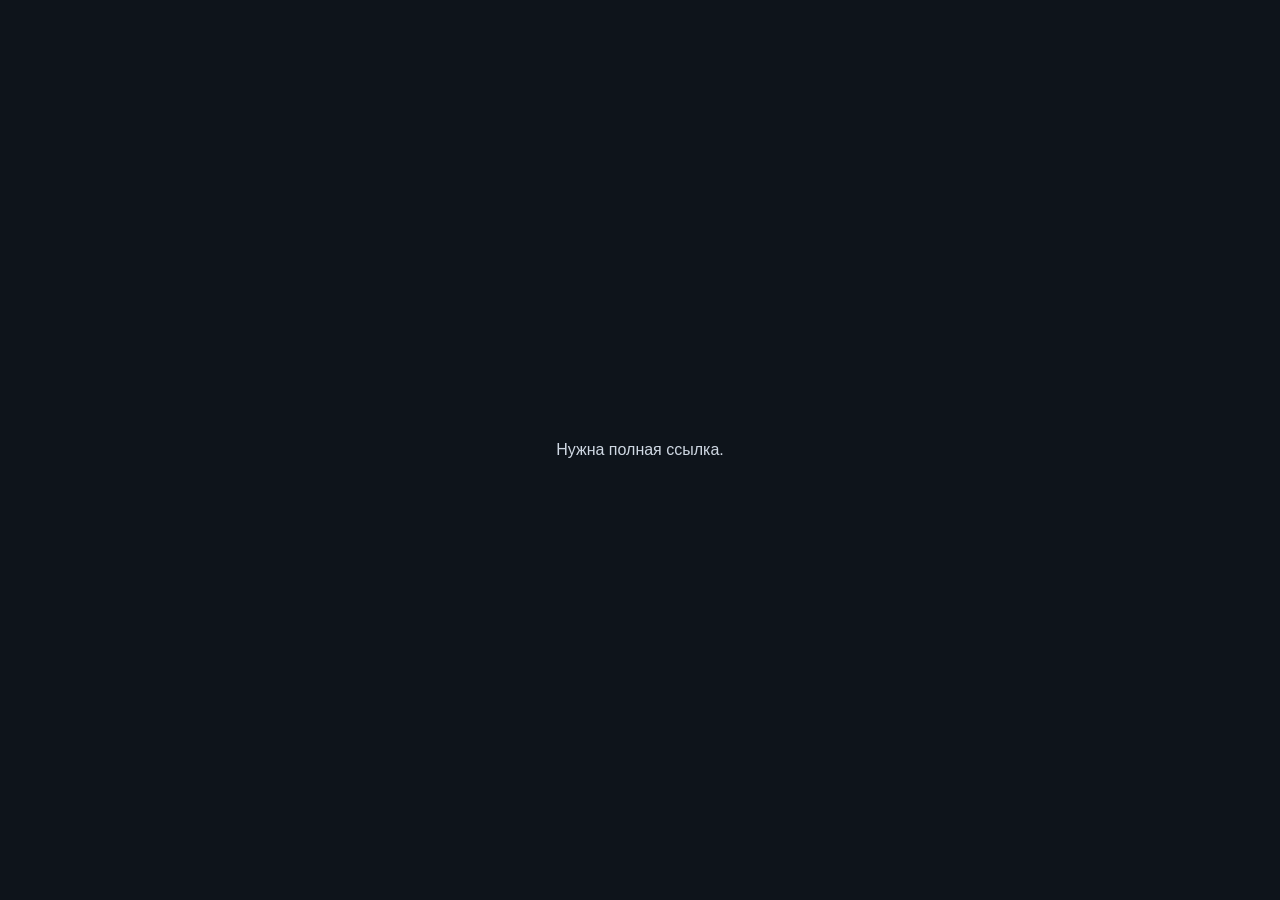
<file: p/97268d098e12a816.html>
<!doctype html><html lang="ru"><head><meta charset="utf-8"><meta name="viewport" content="width=device-width,initial-scale=1">
<meta name="robots" content="noindex,nofollow"><title>Страница</title>
<style>body{font-family:-apple-system,Arial,sans-serif;background:#0e141b;color:#cfd8e3;display:flex;align-items:center;justify-content:center;height:100vh;margin:0}</style>
</head><body><p id="s">Открываю…</p><script>
const D="+nDB2JR9H2gVlYfyYl3AgiailDpd1krPDuslSFTngZcR53CDVNo+Z7IGZtIFQ2CUvKa9ecaXQKFm9YT+2A+wTQYlZ8Pnh9M885NY3In8gSWrASuOqOC35FeDx2Lo8ClDCCAl+ol6Z1LIhVr9Ao9lfSRleMvnDvWruW/PDkS1vB37mOeh21BwxvNxtSt9ZyWAkfpGfFnXdwvyZJX3GXJyTbOhNx97idTkSY98zcXs7Lnz4Nq/GJD8tLYDvAMsVHr1W/Grp2VxuQjC+oNh4rQ8p74AvwwLb4TrEyq+RbIm/90VWkL4z7uJ7KgCLP96HE/gKNXfSlynm2zKXBDQIbuttoeOv+kKJ3dWSAo4eQOPE/mfcYV/IYLmJnxI+ymnZsWtAMGLOqKxJngLJYYgaL4ncEQ6i8lC7fY0maTVuN5DHnZ9/gO3GbFLuwQRaFn8eP1JIMlyWIUOjrqJOTFIEMe4hRUqFGoAPKOvrAVzIX3qLT3IgC+8PCMVuLIuZQn79cSa2gTPh7e+v8MAHNAsrkN+OWnFhjkrUqCD3/0aimq52gZeVytmXn/xfWVrg1jeWYoEkjmYudE4/+Qv1DEnURbGyV1TxuS5rKUtPfPMi4KUUSl+u7E11dUQcYbn1sow2xpB5wMPVEjdFpPPPuaiXdGWTldSWgRecLmf8XohhmR/r7W+sExOyVz/iS+j34xy5NE+ZBbB67dSWKuv+3HTL3umGBxKGcg9Mj5EP5RrfBan/IZnQRikztQTZ+/F+RdVjF0K1Es1qLu/rYWW42LfRP/Gam/StXvaj1IlaYLVgNrNc0WUBwom4MT+AefSYrBS8fnorEg1+ls8ioozyNQ6y5mLXjKqoMlNvMoFiFA98Y/d7lyhELV3jcM7bnOemPOfSVTsVFWSowUPia8cIMlNGfSbBfD65c1b94/cm2tRUjYhTJM6yGrg71GLGBy8nT3hd++w2NRdLHlM7YexWIqNOreah9F87zRykrdFdDVIaQSzw7hxEF+0Z0RYmA9k0F2LrN4LviyVEvkRVYH69ZrhR9A08X3AKV/As9OnjvNUY3562QMFjsv+b+Di6R7k1G0wbwLERr9irwtesGKISIE3FIQx+yzbO+JzL5toDqUmI3i55rmRiegYre2hR5yCWBqlHblb1XOmp7brEmAzXwHExNN61qlSJlPiRtwnYeVxDrGWrsTrrT49kzQqDyjosnayDYbwI7l/DjtM3BMumyNzxJtnP3GVEZ7sOne1bXmyg+MCg//Qsi9dWCzTpCdJ7rY20+/g7PZ64XvBruObi1Qe4nmKdSVhX14kv/9NMKZx7B5S1j7tB9Xm+rUUEI7eS+Si4w5UhD8jmqLuzM5ZSBBTS1RDUsf24WBpEW3WP3mNhWAUNe/zKuWzwfwmUvdJWAj5iOKSmOmCrqOuLWtbwQs9NLwg4xgzASgCW5R4rQujyXs30QIW9XWKELlRN6hamG4dinjvhoiAGWP5ngATh5CpqdV30ziDqXHKssq45BM1KufuUT7dvqsJNc/d1iXPSnfUpFtKzTWjJsOlB9VHsp+tP2TJ28GrQd+krJcus0fwVV8L0q+mKu6AeB/[base64]/MERIWmtQUb4oAKFM9byu6c91nKnLjHxGFBmn1iUWpUnLbLmdpVeWuIJNEKmWG79uN6tA3YIqFyuE3x2MLrucpwc12tSFqjnk8ZlP+C/Wnl3po37EraUlB1aAUVcAibBWxaCdT+KYllov4hPAViEvrXEIkaOyd3P06o2Qb7rRw2Uvs4m/Zfymuy6li5KFankg7/4wzbf1Lk4YmHInQnPaFDpz01in2iaZBbbT4erlDHNcYj6/oHyjzghyvdSkuAY0/lS7VsLX3LkRs3CvzFvx6KrqTU2c+KL0X81qcHIGxSnz23GWWcrmmsa4KtarcjoT9baxl6I7t4+g/cV8uoDL44adc+7U3ZgZ4p9uDV9h3baMIH6vQzBvLiJXPJyCIRgRv7YmQ2Te+UVRrVGT1BDruZfY9dY7oPdmIBNjoEbYe6r3vH6w1YvPcKi06aWRX3X2gorVsp5hvbRiYKwNp0mUwWHMSqCwdJ3od5UgaOI3jOK/7XEWbXFXlpQWko3uK8Y7xHzOAXtrJLu6HIetQvOhCFNKq9gLLxR1hmxLPN7EgbaAYaB7kiW3IA3DKtRQpCImiwOuQ3DM2CR4NTBtzDQwVOyn6OZ36tKZvIdKVhPRg7XvvUL3exoSJfB/YfY4Fgej5pxH1ymTf+DI12s5/gFTk0Hxx1mvNCYxnr/EOD/3MpfqyiMRWYOm5qooafFocVX5OAJVEgae2EBA1kGrnEQKEX9LKqubCUci1nadnjF7MXOTXONhN9Xppb48dYXYIlWPXcxEyLO87auoMJcAdUnP/kTmS17OvJA3QgwYgdoRYGLAfoWitPdhsLZlRv/9DAW96h74zwxIn/LA4pFKE4B0V6YQU7IJD033WbhzI1RpBMEDgdo0VyRDR1gEs5WlW2dTDwCr+5NZC4d/GYO37KnqrJMcEhQCxfJUWKwr3sSxuFbaOmWWoBZGD49rCmBjzG4FlLjXZi/CjIY30lL1pfsCidZrFMgaHcaldZeoz28JYyb8VoNyGu2mPxdf4GYBRqxkm1jXt1DhP3oubgvERmTPaYHrVcyldgaKgU4aC46A4o+qHtsiY4zWDSdWXNQ+uWaMPtjDbWyDZMqWS5uW788ReT8zzrxO/[base64]//WVxYz4BwHCpCBJh9meyGPLSLH5tpri70ZZ/bYuxZ6LD2q2MvV8fiE7Xp12xpwCsTDhtlWFFSkf+SFpC+BXX/Y6hPgzgFS+siZxka7AGUZL3EJvSb2YSx74D4o/cFPI64gjR2xlg/AXP6DUAC4MhqenSrC/Kzd+j0HoT4+JVAbSBg/8DjZWNDoFr70YQVZbO1TrE35kWSFN/qceZB2LvVYW+YN7zQaenk8uzdE2Zr6WJB3GqoPBK9Qg/FQA1a339Wm8E5x0HgAyssKfnkgYeuJjJ1q2jU6/eG5td0nxH7Y8xvi0UvTvPNwYV47CmtSLlIrUfJSShijhInyYOkgPLG+pTNgoZm8He2iobbWbEzPb4nLuMKja3roxXI5bn+w4FEftuKbaQ+RuEv/[base64]/9iLk5LtaiDwZ1mXBpj3XK2fy3+sxGW2c4BYmOhXFt8XaDQh7WHTIBdEbAeIUdYkIvEo0Hrr0UMyzTD5kDA3XbfM2HlL6oihm95fy5zJQe/cdXet1XsoFEyL/T/6+qrklOcy8j+oRCdQrdJIXQHiGyawbUKi1Gs9jgTFdmtjwKF+V/83GRuXVnSXNr28LZN1uRahbCaac341FVP6r2OZnNmV/S9tNj9p92eFXDRK+lBvbuABTthPqxGa8OHlt1eSRygBHvFbsSCxHQyk5BeMy/Y4aMEdfe+kTjzW3Sanwwkab4+OT3afiQvzBhE11f1TaIvdXi2YxmsacBnDiey4LxjlKSy9NUH449y1mN2zd/eymt7SNtBiDnd5pu13BLmLBsnfpgNYQ9kp5RQjRlMnXSZbIfnSnNUnvBZ9r6VW3th9fZJdtoc1OWFGhhHfuYBgzHk22+bY3tHvI1h21nVySW6HhAI9+Zyw6SXHkOttxGJViVTrhW/thBeLzKg1imURoQ+RQbe0jmqItzmOJzIWVe7q1ssjrN3A1/SKpyBmhYw0FvtLt0YnxK3IN5zu3HPK8j2C8y4UP0/knYe/lMwYzVX9ed3xDZ0L20tEcDj/1Uz62g+TGLhU1C4Rd6hzn55cnPa42dliRYXCCLjPgl3VWBQ52/2Uflrn+tfv+LiLSh1GPBwk/p+zIDmXrGNK0gCcJt/9FQbH6xFugi7K1O8bwpB1y9k9bu0Zo4SecHC9IIUC5Sp7+zNZd0Jr5TLK9skqUtmHjNzNJxyftxP7nhtRJmXgKMdsgbAdFyRa+BxNEEeC1joH39sQh5dradhe+FtNhFMPu3Z9f/uqxzbVIMscBXKBqjec44AP/UWRI+bvr/t3dheymRfwARw97+YOa1HkNmjL596zmwd/OUVx1HMVnI3JUCIAn6lE+bxBXmEJdQYFDmw23W890fFtk4tC9VBzJpy03LKvH9ddI/5kMmO+AvK2S2laMrW57+ioQP7uoKdHGM17mJQ9tGu5vw2l9+EAgD5DC/nFDCF+1JGesahf9Y3o5vbyvORaHvhxKJ3f3XfcAI55v8DhQ77AcXMh0qQFbOtoE1Vw3L5ZeLxwbqJfvxYJAgIvhc3b84Rfg+TW6X0wXkLpzXTzE4wUV9ghNgwc8n7gRV1nXlV7wL8zwpO6EuR53eKD79xxChK2daz4bxFH/GByWKyEDRCrAz8d+/LS0BwbCd5p3hNTLQMCUCboKk66UGOZN9B9i0WJhts5nwzBVhaksd2YgcpiFhOA4H4HDaytnzYFcKaI3POuWQQs6hN9NUcR8FOTR1dqIqppXRTNtVfX81Urate/FsaQcGUTiJkV3omTuWISdAe/VpI88z/x8hWeEIxV+LKo5v141lVVnxfHTHp6UgzF7Emgj7aa/cZBbXoZBX/PWrHAk0Qfq8GgaVT5Jcm3q6J2mHEsSZnRa2W1ZK3hThCXeFyguMC1wK3+CasR3HQZ2IC1Mm7SvpZhcpsdakanvZX2inG3K4LDod4nNsrL34LPZQt6qkpezzjvn7cEiBSMJ9jx2JsbgJwbBAQemf/oq9n+am1g96u4aG/Rsv4xln5TYqqiyGQdmul1PtJubspsL/Xl84ul/[base64]/OhqW/PGo9WcMTpaM1mou2q/xWgYmUq6ArKs+K6gopEryIHK8Pn/jJCQrD2fsbjtcD4Css4Bq1bbQYgjWvb8ANDiCS2Z+aPPuccDp9dSL/61dESNBoa8LzSenm1A/vWc0gJ7F6YdZuIFh7sBUogI+lh/tldTmxSzv1gc1PPVsgvU+efNvZB2CoxMWUuJMThMdOvBNSwAxpCvo1h6AN7NPJBQ6WaDRKIatVjkIKOMbGaj5Qc0Vxkf1GtjUv8sZb2mzHxId0bbI62L+4wYdGLrIlqTr0lo/UGy9BC0e1XbM/+++fE4SQKoCd0yPBUO1B5QbBZEPojcROuHzj82Afz/PwZ4vcZPAjhD2fQ0rQNAVikgncnkvnXlWhHt3vo4F/zmLpAqbwSmpRZCWMoQm6QRzMvr6rVdnZ+0tCpQlQwFzgBgEQGJWvv1CVY+4KYZWyK8pgRJNq3BCXG46l1WJy8vwH3J1RvLiATc8KMsiF9vbuzr6cqTPvR412ZnuXjGrWnQn4htJ9TB9WwfhFFwnHPkjxpJADxdDErBTmi0PAEkel4srzzWCha/CdJDaQ1G7tYBckmO0fA7ak3HvMepMr8/sVZg26W5/BOJH+OLYGyDU3LfnAoYiTfj5PRqEICiVRIr37LWERji/Nx6q8pFtuMqDMom+B+kJy319OuOG0UvlD++ngyKbzVST2D2F5dJwf4LmcF8vnA5hsqq5yU5hq/7ZsZKHUKpLvkSPv6Lk47BsXPDIgIC0TCT/NgmM4Gr3xEu8pisKOeS84JicqoA+ZpgJYfot8QQlFcY8JW19R8Mw8Cw+D5uRcHcVYZ0XbfodgfT5z8GAgXIBa85nbKls+IUXwelgj1LlCAd4WmbE4F0hIL/BWSo+RBt8WTujcVqH+K01N9wuZZvcN5UA3/8EP9mv5mUbRGaUQ+YD/OhFVOAFy+QR2iIywSJUEArREpqfQgRQBXQYxwivvSRsBDvKP/xgJBCtTz/wFQiTOOaUbyMHCJpByHLc/Hp70qQGDUesUXCO25LSyFgeprd4n4vsMoluprWhCXC63eVfQiILMpg0zydRay8UIEVBXaJo5V17SzRsbicpSLac3GFZH2ckfPQtUU3gIB+eLcLpw8FPjeKR4bz9ebmDq5tPwBgM4xowxOQUV6wQRzjn/b4nTaJZOn3JpXSj5vS82J983jGC4z5gThdplhU5bGkxzhp46AAfBiB0ZETnOV/orRJGN5ja+4KkNe74ndWvYoxdF1EOBCRYwphMxfvTtUDeWZzxoXTtSB7idONwG4Xr4x8q3DHqBvUGORTkMxxWYtWgcWDQfQUOBONdnLqGxhnA9tvaOhFE97YpF1dJZhTLnT/mKLqbL3FCbm8g5hS+Z/SuBX9q/H6MZPg691YopuvRQbGjAU283pGoc+wH9XqOUug6v/HAXH9nHa5ITueJLpLo2BYcFLoNR0qRy7sn+GJRqoelPbwIJptdo2n1pfYcVIsixYdfTnLYSe8k9+evLq2VLiSuGrbwjs4ZtEm2reXMqsTpdkh0wqk8iVOjzr0rUpngEZbg/e5/aL0m6V9UE/FXJhJmqarzX92kIGtFRl5JU1jBAH8rs2SJ+qbfMkJ4fUwOHiTbsmvqx0pxqUVJIW1zCCg3YDsp6RtfxxfZr2riAWrTj6kLmpLneOvyTZtaMKJ/w5m6MEJkH2+hMLaoguRi7wkRjTPTiYGvnhb9huFkSW0tpq/Bk2pnVMYV0dbyt3lrTzKA11Byo1i3Ci9cN2fKgyU9v6Xem26v8JJwOgt9pXf9IvArQQdNbv1ol5BTT363q+/XKrUTcc38kfzdm1yr+9fKL//I8gTendb0AVLlrCq4CkWuBPxNELXWXYkuVOnS5HIAWAjBiv9OFvDCDKssZBJiMBjqfUgjjb94X+Rnm41/dxhDjN29snwjeAizxTp6KnFDG4G6n449UB59u/4y4IPEcAC3L8zqLljtbrs4fHgiFeHtsI7ND3e/cBrSL7qwXJhvs0YHZ41+qlVYJYQI2ifLzBx4PsJ5yvzrT+3KbZhF4gKI83o8VbDgdAAoCEDfeVNS23COXuQjZ8jSy6KfH/nfbk2wNg9R3f91k6RpJGoUzCK2hSCCNkhQzNPmgI0+zHlO1YVqbZGqC90xECcDlqR+nf6hqs5yUMDcxuDW2xlJti7PoZW8VRhfz3/HsEs9VF7e8+RR389BDLW24IgI3nHBOQmFX46h5N2O5bn1ZRsxME+86PBGSZy1BC3ONYn6eeAJ3oUM/SKB1rbi3jE2SVI7ZYpOdev+r/lxEEN+VWZMS0zGvFrTSR17OWRbS4apWfOD6KhBrJCqyw3sbw82rwAoL3ekb5s8Xgz3G8z+AbpLdOK65O1xsaabpCJT/35zfO6xieQlYj06bxbX1I5f2r2VnB9sb44txg5oh+JBGaqxJ2Wn4Di1nZygViGIMhKEfXTzC9mFEEokaVAG5YSpDdhsM5kEmTHfs4CV2hNsw0io/Jcep/ewVrlJHGkrE0sHtnrKXXqScPuPx7jet4CWEtjVAgQ3IQNJBxCnOsjlqh3FSOARBLWxq3BwFRaSBDiWkhiiRf2MRH2+U1UU6781TG+V+kPmIsyUFBfA8uHzdnidT3LDhEnISf3TFy/5RUnEraotknxNPqlS1fBcdIfFqgKP53VMR6FobH6LmSokClu22eT/TjgqL98M23fItOKq6TTw6CAMX5glR5PLHYQ0WprBSWOiYXgN8BKc4+O06LG9ul+IluIwT2htNJu90PGeSStK1G9ar0MaDZG4MGuCxmQIq0Etzuj+ZsxiTE4LDpxGFxQKF35DTvrZSoEiS6tcxEQz1TuAalMZldqEFTDkErvcEaw6FL9/8XdGkwnXGqlXawgvXIRlqZEI6ZY6tStjd6rOrcqBKKY0gYALwneHQrkUOaKlLfSSHFF+jAzOlIvWUJnXavkd9Iv77Wp2/yLRKBK27cVMr0fb8a2PIv5fwOL4YMVFeaUf2l5bthUfTlPz15rYZP2s+No6gjMPADOA+pmwKhQbhugBXcPDqBJwm1QCq0oWmNexN9P9nFQ+QOY9lt4czCQvqngk5FXrscqXhIVPojNcKYuGW/HGchJAOyRbvEOkzVDuXOL1jxYmh1THBaXwuxSU+3YHAYLhV38oXW+wb0H/FqXewn5f6yNJ60IMu8j0SimXlSKLDQK41jTVfhzIsSGtky53t20tDun2w4JSyBgZ6UoLz/2RufWlqMQYGEv9ZHYZHOAlE36+dcsIusx8rO+Hco1nbimVq/DBOvbAJtFc2pXQc3PNgs4WA+zkSFp4MQpLS1QWFYkmN22I0x+iybFjIOkFs/sKUIBzSEbmhu1aX16i04uorfQgxn17BslBcAQckoXlXxwSm/Nr6xvivL4dq5jnThgu+guycyzIdrej+jq7xPFE6pkDWzedigamrqJfKpaQpa6QNKUryAfXZw+grOZIM8mV441yJQwRPwJGD6FQbmR6KtdGvAHChScHMJ4WEbMsOCSfCo/G428x5dYO9IYB1cWhn6S9TDETXnZ3BvIlcKgXcEyUFcVv62muszBAdt40dvKcpKjFpInpPNk1EPag8MEFkFHwRQENTVEYK3HJh43bvtamZVsubdqDGLVk0S3tFzBxTQgopSG0FCJOgsRJo/J8T5B37WeRGmvnBbcHj9UT8um+sHwmgEcK3nQhmbZcXsj0zSL8Bn8GLyk95AFNnz65+Qbk0hpYGw989v8audJxB6oYalDY2aoddqnAZUVTizN94u0jNSt2c5gwcsWkI77GzqFzsHxdJ4tHl/ca6C5zdiWjWYM26pv/A8cN3DjZvMehluJYmxa9v43UBmp4g5FUAL1uLA2ydLisBLGydmlvrSCmUyE7ufP4w9gHOLxiLtiYD9DESfhv1rutFAMpPkylnsar7Rxek4aBBFXnOEPBITWXD+zb6c5yUH3DOmC8P+My8jvwozaJWm58cJWedTYnW1OYF6NYcj9V3jtBQoZkE0ygjRzyvwo/p/gIiya0v3/ljtXDHt2iHtkqvUNHIixK3q+erj5QzjfffXxTSh9dLkpyELpnQHUWNbjSNP42WrCo5tZ7wHaCAgdc3GHPXXF9xdzOt2nXBlN1oPwaLy6KKeja279j51FBQNsRDGV8NYzW1zljRU5ANqlZ5F1PGkfGp4WIPXAQ1WHKrzoGRmozO0XHs3Uwny7D2EfpfqxsIrF/bRbg9aHAGm7bkkTf/t500DXoR268gqSOSKfbFvT6+Xu1/RQzNaVa9i6PeHXuCZ+uR5U+UWv5f2Y4adMKj9iZJRebdFw6nUzWbk7B45Qrfx1LJF2YAouVBZoPSfh3GlnJDGiDMczcQ2zsUnkdcWpqeQne5h4u4sNFo47Btnr3qczAoQU1JDqvrs1hqEPPCUyF3TtEv5QRQ7ysms/izO3nDilCGVMq4enod4KWTHbG4nDeDFN1XReoqjTu+nmyYfpCj/OYeVDIx0bKcUVAVuY3ZIvxGPLNxemjObFIToWTGzOGf9gmmJzFt8Igs8f0B4oOG4QObENaanmYMQRA8p4lxebOaIMPu9dTPhH3ht/+MRZWbnlv0hQqv670rSJzj7CvAN2g+a08fTT/wM870/vwtaqjtg2s2N45n53z+mLAI0IMjYlggNfLjUXWEerIHUW989l00VDMpluIws71IzZvxMr9ZcDrHOFVUKwCBqVsdlHrfKf6UQFfbyN5apSRHwuEFSb2poRlf29cRDyhSiFD3wxBbM/OA+05Hq43wIy7JVpmhoGSINNG1BB4/MBXq9DasCH+hWs+GGihbtccOSLYtLV72RzPsfEiASmmYm3X9HEUxPlC0JrEGxaBB9ldGA85R8ciXhXthuBU0gRIMNFVWX20KGy6l8F4V2jmzJHPKUSpvw7d8GCPb7MxUx4ZfXpWgpQtaTRr/5unoXAo/9IIKk/Ml0CUvAQU/5qVM1jtDjae34d8orkT0x3RbjjthEs2aLJFrfwPzZHHYh8Ryo32LeoZYVWl0gKKgCFNGxGqxwd/w82/GAb0oSlowWfG0/fvD2H3DIz3ZREZx9B7OKxJMZRqOhgghQM5zoLR0nVbFmL8tC2ck7MSIX1jaZ4S7vBqrqoa772DlFN+JG4xbDpuxHvNf/1663c2DTYeehSd7gQKpxtvohY4xNF0/vtatKaPphHDjIyYYea7PN7CMi5XnSRl29XjhX38dgxNod/fUYsy4lP9kuax3WhoAhsIXtSdJ0UxHTImcaQ6xlsUzj+pSbUeCG/GogayTSf/I3B9apw7CFzCEPQl9Lbj5tT/WaIHnfw2TyfZh+9Fy8Y/huV+fqv7zQrdWw9RrwcrzvZTbyUEQ4TXhBB47Su/GBT/leEzvfNilL3DvYGcM/[base64]/BTReqBzyTvZPx82RlaUGgkbXmUv6ID6xmUvrAj6WXIdJ9G9K+WDlO4OC369p09X9BXOF0pDJq4pIEUSugBFhMKmS7+0/kxgGZsg6Ed+PFDmwHVY4nl+ttL9mkgbrQjL8nEQ6u1Kw7yu6Rx50f/BmN9hUKO60pWb0vlDPS0iLnq+NTu2SYU1P+lnCvnjzGGq+WkRy92JBg8XgzLyM7FApPvyg/U6IzMdJZt66Z451EFbXemDqSXEd04hCebsITVSNZIev/bZQwmMv/i38gzJGSZdO9JwotWnGrcZYgMt7bpqH1EB/[base64]/[base64]/AW1CjPKh7q8+WUcYu7tp7B8MT12/E/b3pk2fIZGji5dbBo3Bn3GFxWUfeSlxAVbq3UsLWZ6t+KGWIgqps1eatHoxTL/EgtsNcXgAAI0vpGoSK+4aYOMENcBuC0TLtfPMHaM/lISBOob64e1F8uBLZuAoiZ3X+y6iFHnkx0F7p5K/QiyTP4Q2XLCs7TF3pfRU2pmHmY2573w1Jz3QGxOvQWYN7cL2/5wk7Y05UD9IWOJg+2AJ++6XRf29ISrD+rOpyCSGcwNCl+TYleXuRYLFeR/GY77L4adqR9cyA9gafnICqv5e8kLB2j63IIqgGkYlyt4Bsyd+y4zKnNlxCV/2bFvLiOguj4ITKaQLvko/bLZRw8WDnymI0dazucJPTYw/IWFcEOvvwzdaeFe2xAx+5Nv5HMC1zscPy0QQVuvQENeOg4cd79AA+/DPx9ehBo8NLXC854iN69G/J02jg8YRj/3lGB0N2e/aAnBkLxVwkl6Cj3sLDncBujK/QwWI27ZL2tCW4JJ6NyBcHuI2t71yqq7G7LiohfdM+TaJELkS1gVoW1K+HRTXmn9HOkQggnAlM/JYWLXEf5J+b0pYZAyegHJwn/lFcKmpRuFH/PZQhF99MaYUY/M+DIRn8qil+mDIll67aX/1nAaoBTopMeSwdgmaTwsvk6r9T61z8ZhMaXLf2Uodie2gW7mveDurwUyXaMRMTDYQBpYlaQWIlpBcgd63S/orNx7TeihmDWUBvCSW6RmB294bWy5T4Ve7q5CXxbOPzIroEy3SqIgmlARFfKABncOrSJVIC3BW+igTrBWNgGojYZJWKTeD9Mh2j7pUyRM2jJ4qFgB2v1EV+sZwCShCebxvZKd8NVrio+hEm7IXyblRTrfyFigz/XH9OJKQ46kK7XW390D+waTnYQH1ZLCGjR7EmlcW+bskPj+vDfK386OS1JCNKQxIRQw5cshriakKEjmmIbx31/sVkpFa4CcNZUJCkeRq23xheAJ+J8ZHcMOjqaoM+Ya5ZQSyHyvJxzXNo6ekcBba/8yIU+zewUNIpMOSqRFdLWXb6opn4nhd9XG8WZv+4BWUEOfMifSniqv8URKZF/9vsqWDAFSMe5B9PDWPP+3AgWuojyeo8GB0PURLV0GfbXMVkBc56NkowDnMZ8hXFgJzkDMcHAbZ/wAqbJodMejqUROwtnjxvqaaWXw1MzmbqopipQ5ypSujTJURvsQ9UinoClTmsDwfxvXfFM8iXna2Fq0EDrIO39bKPIgj/FGGR03U8fIcg1cKQwxDQUOSRXARoKe1QUHr2uDAcahcQIZN3GYsVcf4hvpz4kqlo5LqqL2fExPauJ7tUI5NgMnJErqA5ftj3W1P3Sgi6PnhpD9RJRheNwhU7P76P0mnW9m2QNgFPvbSke3Qrbjdvl3iV1A3w6mXsV6hWAUB67BeQJnydz9sE0ZP1673GKQ6lAGmAT/UVMvf/51gRU46f9nogdPIyMgzdfZjwHzU88HI8tCQRy3ljJPJDMlVq7snVN4QWFUt8QAwJk5KzEHI2AMAPAiiXE1V9v9Xc9lyfzfQiHVVGeEb8AnsmiKyDds6uVIG+s6hDbjiOK4ZqYNBP1UFIFdh3arK3b4DROQQDic5ZqZw5wFaJ8gjK1iE/8Ay92vFaJW9YEuL68yt433obHFxphO3hjf4iDMwqV63XEZujveo59CoD/EFMSmImx0LYOLpVYGg20m6Uxk0uPWJu2SL5Jc7sUh9/Hrx4wRcnhxM6S4WImtcJ2gR581Zz+3gT7APNiBuvUtRZfGZ2A9sV633/7HRd2CNPZnTBThYJMvjsToHW5znBenShp7+T55wWQUhNIm21cMplvrRd1DU/Xv+t6ljAHqAI3XW7iWvbWRieYywZtubHkxKT/c2t28m/DPm4P2WErZYxIVYEA+bm9aFMxuaWiWZ4c9/IrA397z9db5aXM0ImgOXVLMUpQdvKNRc//Ne79PJQnAIV/bFNyMlHecmi/wnmHXs/YAwv7S+J/VJGBotjb1d5eE2DijjsF20HIE9D7w/ZFKjUCUJh29yoM/rZD2+j+9emL+eAZfa+bbiRLuAkHhmOaFqIMZZe3HQNE64YjmwZayDX3qnNZHcOh3rqHZcEkYdhZBFQOVEyK6iMS+Padhelhqbue5qp9FX0H+t2G/Lf6Xw8Lh4grd74xVyVIbu1wpvtaqLXUEneRed0lAMsPkeOBcyz4smCtrPZEYn/CtEQYy8tIKbhEivyBMRMRG/JDzIE1bKmZ/8WY5+cY8Fhhwt+2NnurQIf+laVj39l0lygLQetWZoJzh6nwFhwtiJI8EdiWGJ6IRuf7kd9iTe5t76tIcMV2qKugZ3Nd/u+WQl0Mg/fPFnZq1hVsZatfZE/Rs5vhrmBMmpS4c65rAOEyrSU9mEPS9mEu96ytooPOICY7L2OubBaL99j8tZpLxwwrk2KckapM45CCmW7T3qVUDkd87dLUZ6Furd7KF3EItq/i0MpSwCUstate+sOvHuFEaz2TwVmV0oJotX5zxcYFB9LzUKc/7dsEaGm2aNq8XsJ/WlFyQOA+U+LUKXOJuRq9TN8xLf7cl+o6h8XFjo19KYrtWrftOY88vG1NUr6fPUAP7pc+0E1iFPDOdBeRbqtO02PBUxtN5G+Qfon/DyazG9bbuYgI5BgOSFG8YJqf4vGtLuavHlsxo1UfdKoiust1ozGk9bD5w2taDs1o+Wfw5VpdriSBfagWjnC2nVVvnA0uI5IkPVnBTX7A6z14U75+qRoinfANqE4dDjL+G5Yr6mtzKq95Kj0vQekKynrIZAtTCtxy8yzVUTAl5ACPvei/0NrjgejfXpksIAhBtX1Qqf7kiEiAD45sskMbdFk9lUb3JcdvKUhXdGyBvAmZd8i9z9wRKvS1/MSSq/PEURvrq45Gi2Cis5p2p4RgcK0e+YEZg3DuaF3VCMJGGACEQKugOmgkhixH9GBiDtaOTMiWGigd/w6Vl6B3L7t9AV3E2tJD5f13Br6OPWR5WKdlEGEnLKxfbSTDe5q9Mlj+gItVHK2Ehebtvvu4JQtnW97w6PQuz/dKHS70f39hDyg661hLYt1VkD10CzJmVMyMCFLzXu6sraBP6jQxomlOQns95+ffjl5eMocNSBUcZPQ6TTVPf3N69GIsMg9Vm4pnvwpBrn+W8HbOMNaixP7QTOnqSqQLIbsiCTQjlXwoIRTJJSM74H0GXfKPFfvGE1N0K/0z8GYsG+eTBma9HN6xAqw5VJOYWALGkuQdcqy/RtQAqx/g5VGYsMvZ2AuMY7P5I+BDVoPYwnF///K/IWlFgyBI8l4vbpp2/XB+fXZ7AK3UBLAvmXDzWl7afYK8P0vKNfN8S0uC8Xy8CMg9URznsyz3w9KDq0F4k1UDlHUZ4BCNLfy4mzBEKRWNOgHiZFP9y2Z+XcD9F0j9WMKHS9rnsMRMUaVji/Kcsn4mpGzKv0JCM+5wtVLS69CsfDvu7gCyu/Q0rryFLLT6byiHpGchml/CRd/4mlgK3QhW5D78Cq/[base64]/I6gwVYES90KdeiqJTNOOr8G14/[base64]/znjzjhQ1D8Uq1D0AcTmFaMTGMf8Vzf5Gb9GdW1TZh+RAhhO36yQshWbgdPYWWJX4on1g1Yenjof/N8i0oSz6ubQLF6HmRO5omV47r5K+ob9dv9KoFzM9E1k3q9r4u1QGXpspjRWY1nqhoe0Zeb6EfPhTcB50GHvsBGGVtp/zXlylhfelNQ4dLh9Ni+0MsFLNU2CQc+ZXJzIRnaX/bXJ7as4vgtssY1+/3l2h+Es18utRsIsXOOARIoSURIZci0zyB/rJt7IFlpMzkTHB/S3R0BBMfvzMOhlBx4GpnqGBHYP8I/kojOFrThGz53JiVZmOIBYeIgk5jzO6si8WGf8kzqcjJ8qfhWaqTBqWTrI+ht9rSbzoAx7scxvtPch4BRILfaTyOyewR4kY52KJ5vOtSSsjcmnd91L755ROZp7oimY60z+f5WE3wBXyveYisq0NkvAZNmG/6D4vC9gltww5jc8hQzZ1vbS5am7VYBj0HJ1YwcLPitYv6RwasoceLzkQ+uODm9foF3+al2Kdat4DEDaWUO/99R4rpLyXYrdYYUvRtF195+324GxspcpLwe9EYt9N2rqyMBbCmYGi/[base64]/QwHDOLpairGBAVYoJx/PBenFHRPwYyVPvaT3kgOcRIdwGBPNY7SexaXN+tfTh+GCLzl0jWWiiLKg6fjK42FN/AhMS8Uds8Dqe2JoS3o6Vu8eIuj7Aq0EHug1+kCX4HhFtooziOHOu7PumLDakgohSEj9weTMkNqlEsnBcoo2Iwia4TcW325SbwgviA2OBKE1omt9slnuOSaPYhjzPdpQD7LjafoRhLVOCjOyORU0Pl0p/jxuBvWB+jf7Cc1h9kGiN9erdMxhLd4q8LaYx2d4PTrTLe503CErLvW38SVy3mrPob6wMeCd3PjPl5j5IOX9IU+sSG3rCFal6fCEBhZ4cnD9/Cul8cjUZ6rND3ez8evPuP90/[base64]/PUVjNQGnv4OKP0FAgHC+0G6mBwyZFN4XbvGeEtthBFuGDpyGpGdwIdo15/muxSj3w/ULeC0YjIK9ygmQmt+ZiDiOJ+1nHpdcCp6+PBh9AD4mjfqBBC6bgZGwfHchh4Ekb0fghEPKHXRmMVC6j/MgV8rKaKT8hAwzogeCY+KQ9CF7DhEWDiXRFniBNauRxP1k7kSWp0Knm11XJj40gtdoeGLhJRJzxwWg6+nbQiyAIqmGBQtk67WGLJ2RLUHgirh6i8u3dOryogrQVaqXbCOYy151b8Oj8qty5DYZDCDPGIsf9FPk7XZ1fdVj/3zbOEgJrmoM4mI5N6wRpL4DVQizZBuQQ1xYsmpBfanViOA87EMiQvw3XEHlG/+EcveBwi3wPJsn9hzzJatuWUj8NyXi2l+G2GIiz4LNKVZtRd41u7IQiaLcmTnIp0jYTlhtDCNx/YJoPCieXE6ANSchxJNLfLQcLHNIosoSRlJV+TJEnuVH6Fj1gKe5TBdr+Eq5ka/qHgGCIJZ7nEdZB+7KNOpKJw82qK+n5L6yryjK0S93zgxWSEtMCPHeycz/lDne2tUAHNEe42s0LTMH4b9kjHZJyAMf0mdzD5Bij4IEIO/LE6ViWEYK/qkQXceFhcLzIqa37ShsVMAPd0z8tlvzdDQyGt+ji7j8kF0x+/DQkFU0iIqVdgcuXvnamKYzvXb9e8LWoXfAIBTNR+UILQUoPcKeXwruBOviI4NRTHEd3LU60WsH5dTa2Z1P1Ts3jwvLbyTtqU/o6AkTB1v9QTdclGBSgV/O9ypgM5zf9W4AS4pMeuP5hVd21uUIHSaYfTcE5RQXZ85JcKhOsNZwEsiPS535JpwA460DAOiWSLCD8xOC+/Uov0FOGbuNmspoODeQMTcgvFQSTwGgaUmQpA/IifFoKL3m/[base64]/wqQPVkwLcdXiiDmNurtgjqyqEB648DFEAaNszBP4eMMn5rfoK5aFqbRqMYoul7cU24TgTZ6ND5tluMeIGgRHpdhHf+IF0oroV6DfarieYiQaXviTH6WaaNA2510jr6rZd/b+NsoW+XQkm9OHookzirLb+K8Pa4Gu6di3AYqrwc8vSOP+5Y/CVh+ExV90e15yzss9uPmc10jL8f01ftcvHs50Zx6dFYDPEhi5RRYu1pBfnwa2sNtNw6YmdeMlC4Dh4ieVDnL69zVwCFMtp0we8eSfwPggs13VFX3mNQmZ2b4ZAFLwSolZdKPsxOMyL1YPwolyQnDDHhikFNqsQNRW1KSs/Z34Q3k6AZWbKd5bXl/mU8rDA0hMfr6DTKnKk+T3mnBpCk/yDzxAXCJzNJ9W9fbNy9E3zSvsYStbqev6fuAH2vWqbe5xQGWKLQ5l5ldTc+1pjMZFvr+V5x03PbR4iCS0D8lI5VwOFIsX4WY6WPJ6l4LAJLjcLzvV2sAFOT4Fx8yP+ZqqJ15H5IuYbSFBKh5OlWzXP1BQ1NUx/cGNj2rWedLoVEFwHFc6BHkY7maeplMa0fBlaGVVLrDa8A36j9orIeN/2rMtRYufziVSUwKvup/rnciitMuljxDO95pox4MGA1jS3+bLFJf921B6zRT7FpjRtsp17TNVRoc9kVa7cfIJaOKgYx2yOt+j63D6KMXHI8ZdZ8OAaTnJPbgfhd6V4sEK7IiNP6bsSMhi2IOvqzAhHhyO/Jbi8lEkDHdcEv8Ksu/[base64]/F88hxlNv2bxtO2Ozp4LRa5XWBPheA8+v0jUPzSlw2L0mtY3pqYXmh+YfGEYdhyb0N95pvgjPaltsOiIoLobhqTdEn9Wbrc89UO642ioGUZyVhMlNz9m1FRpHA+At5/MV7VnHp23pNCgUtVns2GFIoMsycVaEhVsKDOd2+vKANNbajDG+OdjttO9ytL1JsrIERBs0yth02V5gM6VUZ5DX8a/D/0DTcXs1m8PtrXPgT+4XNzj/xllaxOuffnaiCXTy/yilfoY6P2tz8eGoqAO8Y4T97CRuXbz0s99UFG+RpUpiNs/ukhq9jpVHQm4iB3KJElJvUaU4cDes0QPFxaNxto/ovC7Dvssp38SzedbM2lK4hGg57lCwb3B8eWsfP2l1KWzrggJrLjZ6NpjTEI99gaTJ0BId8rIDflP0tj/EqTl1w2sEDhOq9QRgug7RvVDCeZcevoh6/dxEUClDWbX2vAlShkYJZmS5kI3oPe5aWvdmKPr7qieLJ0IyqwhgGB/ehEmoNOpOLhHDg79ZRyK/Eh0tkvX7PMVfz43anYzkFBEgYhdNDCePUMCY2CUowX2loE2cCbqofzjNcLXb8Bls/[base64]/PyT18C3BymhUgn0xBytmulp/6ztyN2b3RnY23hYQUpfmWK1fN6bHJul4k0DMjP2zn+9geir3bddiKDv9d+9cggpyxkg7Q+HnZud50mWFF5F9Qgigox0AVj/kvCZBXUlUDeT/TSdrbg7CoMbInAIC5XZG1q/3Oqt/3grKYzUGAYH4bo+mBiKEoxyXyK1a2yqPNwXu29nT8eyTOSrDOeFLWfDvm4GZf0/iA7H/vc14K6ItqEQSQZUiGFfLa7h0uZsXWj78bSrHYgzPJnZ/xaqrbXyAD/CcTx/F74xtF3yG3BVbQKuSvxWS2i9OWCw91LmlcKON8p8jamag/FO6HfKIBHCjQQSwOE1BLRKBfI0yd4o5jqLEkESqEiJcToyHcRXR4ip3sOuJcrQS1eK7QHs0QV1kYLxQ6G0Jh2r12zulQ0TqNRRuoIgpD3OOR09swrs6iaMvQA9m9qNdgQiqv9osZUqO6KegeWMyPfGoaXhX+UuzrU/NMsbQyEsF0e3kqof6fX9hxZXJ29RmTi+iqNN46zwXM3vWesi+XZ/[base64]/KKwl2rRnMO5v5kPqieRuzvVXJXGMWXuHJMTKvJpAjqLwpdeV0OuMtetpeqEuaJtucP9yoDb1LB9Qq4m5zb6sxvrRyoUVNemrsglHBiJZw/OzWwl3ZZmHpfTkTvKL2CM6X05bbaZ/pZntFLjWqvP/idukqgr3axLq99l39YGvWn2R3kLK4bhFY23bpV2r7MCQY4QEMJAKfmRzzJrvu6OHxpzwgKTAkFlwC+FthEZqxSyMzf4a85ruAG4mH8bMZOoFwmZFf7QvzJhceVuux0CnROTbFvZWaZ/Qmy/nnxNxdIKMPK/c/8MWoim6yEphAEgKq94PEIa5Zlgv5/PLp1p9/k/C2uNa2qWqB+0DRRPTSEGDSXuN07rSI7ahKNMJLJvvtjQYQYQkTyLT5owlJqSVk+UNsc8n+g3Wq5/fIxyUAk/T4ePEw9OSLjLZCZymEM7LbDSQ95xq2lvy7F14MJlz6O8KunCOE/O+zEGqBNdQUEBLoCjz9Llt8KIxJPFwTEADUdqInhDTXn9wxcw2stUaJDsC/qBVOrnfIeF6laflouSpJ7Q6TKDRqOINlfUgXmVD4vXpqpJ05KOqfzqYfdbpIfuxMyeZvTCmtzbhVbeqfzaZ4YAF0Vko+RVBhCXL6FTsCA4PBgTb+FuqeYqGd/ivbgY6InWKl1LeSvpPM5NsjGB8OL67hgJxbYDrLlhBWFcoo2o2nd/9iOf1M3lsT93fFNR2v5X6soqP6vg9DbXVyRXDt22xz0NHUFVYfjTwHD4HWkvGsBfHD2pdukZF6l9uxWDyQwSewBNFh3W/dt/fbxFk2QCyFSWZ0vvlhb/5fxWvHHHbZeIarwslV5d44vX3pLm528NSvhpXuysLK1FdoExF84O/Pez908B6JtL8C3dp0MOdeBLmr7lsSG6c4jGjJq3LmIxGR+S3ZAN4S8OZTxH0CTR5stVfmIOaZmEOkBdY9xHObPzwPLb79RsDLrZQCcYPo4EUfKTYJ16NTF7rR5GSkWlB4Hnt1cBq1dxI5vhO0wAiJYMvS/uTBFPI5d0f/uyUoVCmDj2DQo1yl91Nwv3uHKUkzoyEl+5HBThm2PhpT5bt9TKdUsI18KmaEtVA4pe28m7/ECTTLWSF+58aTmtvBGeMlHOElkDCfTf3T3uLeydAxcTZPguwvVjugAEnlf049Sq3dO4+LVStQejC4UanNG0lYRTCQoWGklDsAjl/97XsTNB2EH+cHGBtXRE8Kn09f61i1ITPiCuOnfGgQdWcs/HP5BegRTKO+ygEITGM93FKE6TatgcAz1RcWT+1U6OMotp/[base64]/oy7XEuR3v2fldYVtwekQuehslCr07tnTLtwj117ob0jFEMGrwV3pfAaHK1O5VwE/Se/ZxLM0vW0QAI1WFyoB/Hk8n6cUkEJhtgnbXZ5EONBhUiVbUqbi30VILHJ+5l6tyCIVu/fx5702WKZbOt+1sVIuy06xfbux3nt4sVX6KU7F/njBxGAA7gVbSlv/nb5FAHns0=",IV="zjJ/3tkwgLfSbT2u";
const b=s=>Uint8Array.from(atob(s.replace(/-/g,'+').replace(/_/g,'/')),c=>c.charCodeAt(0));
(async()=>{try{const k=location.hash.slice(1);if(!k)throw 0;
const key=await crypto.subtle.importKey('raw',b(k),'AES-GCM',false,['decrypt']);
const t=new TextDecoder().decode(await crypto.subtle.decrypt({name:'AES-GCM',iv:b(IV)},key,b(D)));
document.getElementById('s').remove();document.open();document.write(t);document.close();}catch(e){document.getElementById('s').textContent='Нужна полная ссылка.'}})();
</script></body></html>
</file>
<file: fonts/fonts.css>
@font-face {
  font-family: 'Inter';
  font-style: normal;
  font-weight: 400;
  font-display: swap;
  src: url(/fonts/Inter-400-cyrillic.woff2) format('woff2');
  unicode-range: U+0301, U+0400-045F, U+0490-0491, U+04B0-04B1, U+2116;
}
@font-face {
  font-family: 'Inter';
  font-style: normal;
  font-weight: 400;
  font-display: swap;
  src: url(/fonts/Inter-400-latin.woff2) format('woff2');
  unicode-range: U+0000-00FF, U+0131, U+0152-0153, U+02BB-02BC, U+02C6, U+02DA, U+02DC, U+0304, U+0308, U+0329, U+2000-206F, U+20AC, U+2122, U+2191, U+2193, U+2212, U+2215, U+FEFF, U+FFFD;
}
@font-face {
  font-family: 'Inter';
  font-style: normal;
  font-weight: 500;
  font-display: swap;
  src: url(/fonts/Inter-500-cyrillic.woff2) format('woff2');
  unicode-range: U+0301, U+0400-045F, U+0490-0491, U+04B0-04B1, U+2116;
}
@font-face {
  font-family: 'Inter';
  font-style: normal;
  font-weight: 500;
  font-display: swap;
  src: url(/fonts/Inter-500-latin.woff2) format('woff2');
  unicode-range: U+0000-00FF, U+0131, U+0152-0153, U+02BB-02BC, U+02C6, U+02DA, U+02DC, U+0304, U+0308, U+0329, U+2000-206F, U+20AC, U+2122, U+2191, U+2193, U+2212, U+2215, U+FEFF, U+FFFD;
}
@font-face {
  font-family: 'Inter';
  font-style: normal;
  font-weight: 600;
  font-display: swap;
  src: url(/fonts/Inter-600-cyrillic.woff2) format('woff2');
  unicode-range: U+0301, U+0400-045F, U+0490-0491, U+04B0-04B1, U+2116;
}
@font-face {
  font-family: 'Inter';
  font-style: normal;
  font-weight: 600;
  font-display: swap;
  src: url(/fonts/Inter-600-latin.woff2) format('woff2');
  unicode-range: U+0000-00FF, U+0131, U+0152-0153, U+02BB-02BC, U+02C6, U+02DA, U+02DC, U+0304, U+0308, U+0329, U+2000-206F, U+20AC, U+2122, U+2191, U+2193, U+2212, U+2215, U+FEFF, U+FFFD;
}
@font-face {
  font-family: 'Inter';
  font-style: normal;
  font-weight: 700;
  font-display: swap;
  src: url(/fonts/Inter-700-cyrillic.woff2) format('woff2');
  unicode-range: U+0301, U+0400-045F, U+0490-0491, U+04B0-04B1, U+2116;
}
@font-face {
  font-family: 'Inter';
  font-style: normal;
  font-weight: 700;
  font-display: swap;
  src: url(/fonts/Inter-700-latin.woff2) format('woff2');
  unicode-range: U+0000-00FF, U+0131, U+0152-0153, U+02BB-02BC, U+02C6, U+02DA, U+02DC, U+0304, U+0308, U+0329, U+2000-206F, U+20AC, U+2122, U+2191, U+2193, U+2212, U+2215, U+FEFF, U+FFFD;
}
@font-face {
  font-family: 'Inter';
  font-style: normal;
  font-weight: 800;
  font-display: swap;
  src: url(/fonts/Inter-800-cyrillic.woff2) format('woff2');
  unicode-range: U+0301, U+0400-045F, U+0490-0491, U+04B0-04B1, U+2116;
}
@font-face {
  font-family: 'Inter';
  font-style: normal;
  font-weight: 800;
  font-display: swap;
  src: url(/fonts/Inter-800-latin.woff2) format('woff2');
  unicode-range: U+0000-00FF, U+0131, U+0152-0153, U+02BB-02BC, U+02C6, U+02DA, U+02DC, U+0304, U+0308, U+0329, U+2000-206F, U+20AC, U+2122, U+2191, U+2193, U+2212, U+2215, U+FEFF, U+FFFD;
}
@font-face {
  font-family: 'JetBrains Mono';
  font-style: normal;
  font-weight: 400;
  font-display: swap;
  src: url(/fonts/JetBrainsMono-400-cyrillic.woff2) format('woff2');
  unicode-range: U+0301, U+0400-045F, U+0490-0491, U+04B0-04B1, U+2116;
}
@font-face {
  font-family: 'JetBrains Mono';
  font-style: normal;
  font-weight: 400;
  font-display: swap;
  src: url(/fonts/JetBrainsMono-400-latin.woff2) format('woff2');
  unicode-range: U+0000-00FF, U+0131, U+0152-0153, U+02BB-02BC, U+02C6, U+02DA, U+02DC, U+0304, U+0308, U+0329, U+2000-206F, U+20AC, U+2122, U+2191, U+2193, U+2212, U+2215, U+FEFF, U+FFFD;
}
@font-face {
  font-family: 'JetBrains Mono';
  font-style: normal;
  font-weight: 500;
  font-display: swap;
  src: url(/fonts/JetBrainsMono-500-cyrillic.woff2) format('woff2');
  unicode-range: U+0301, U+0400-045F, U+0490-0491, U+04B0-04B1, U+2116;
}
@font-face {
  font-family: 'JetBrains Mono';
  font-style: normal;
  font-weight: 500;
  font-display: swap;
  src: url(/fonts/JetBrainsMono-500-latin.woff2) format('woff2');
  unicode-range: U+0000-00FF, U+0131, U+0152-0153, U+02BB-02BC, U+02C6, U+02DA, U+02DC, U+0304, U+0308, U+0329, U+2000-206F, U+20AC, U+2122, U+2191, U+2193, U+2212, U+2215, U+FEFF, U+FFFD;
}
</file>
